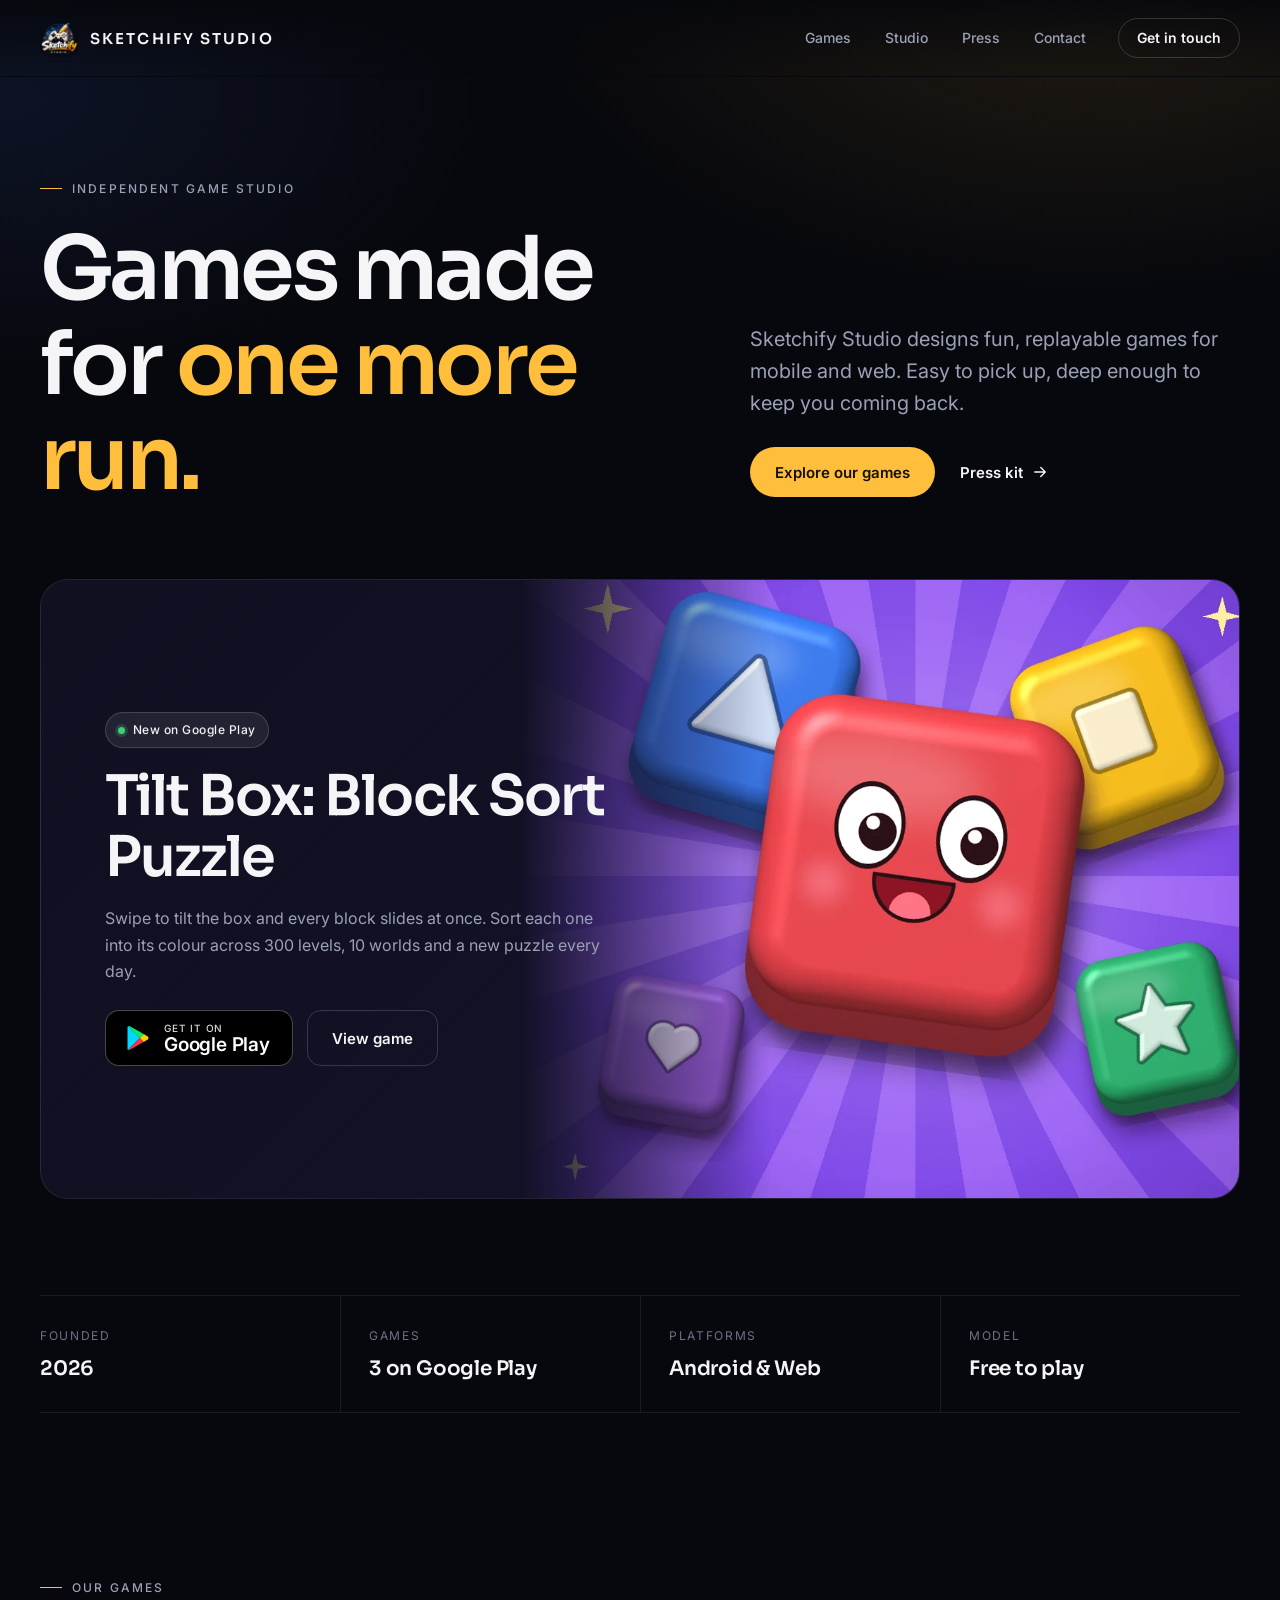
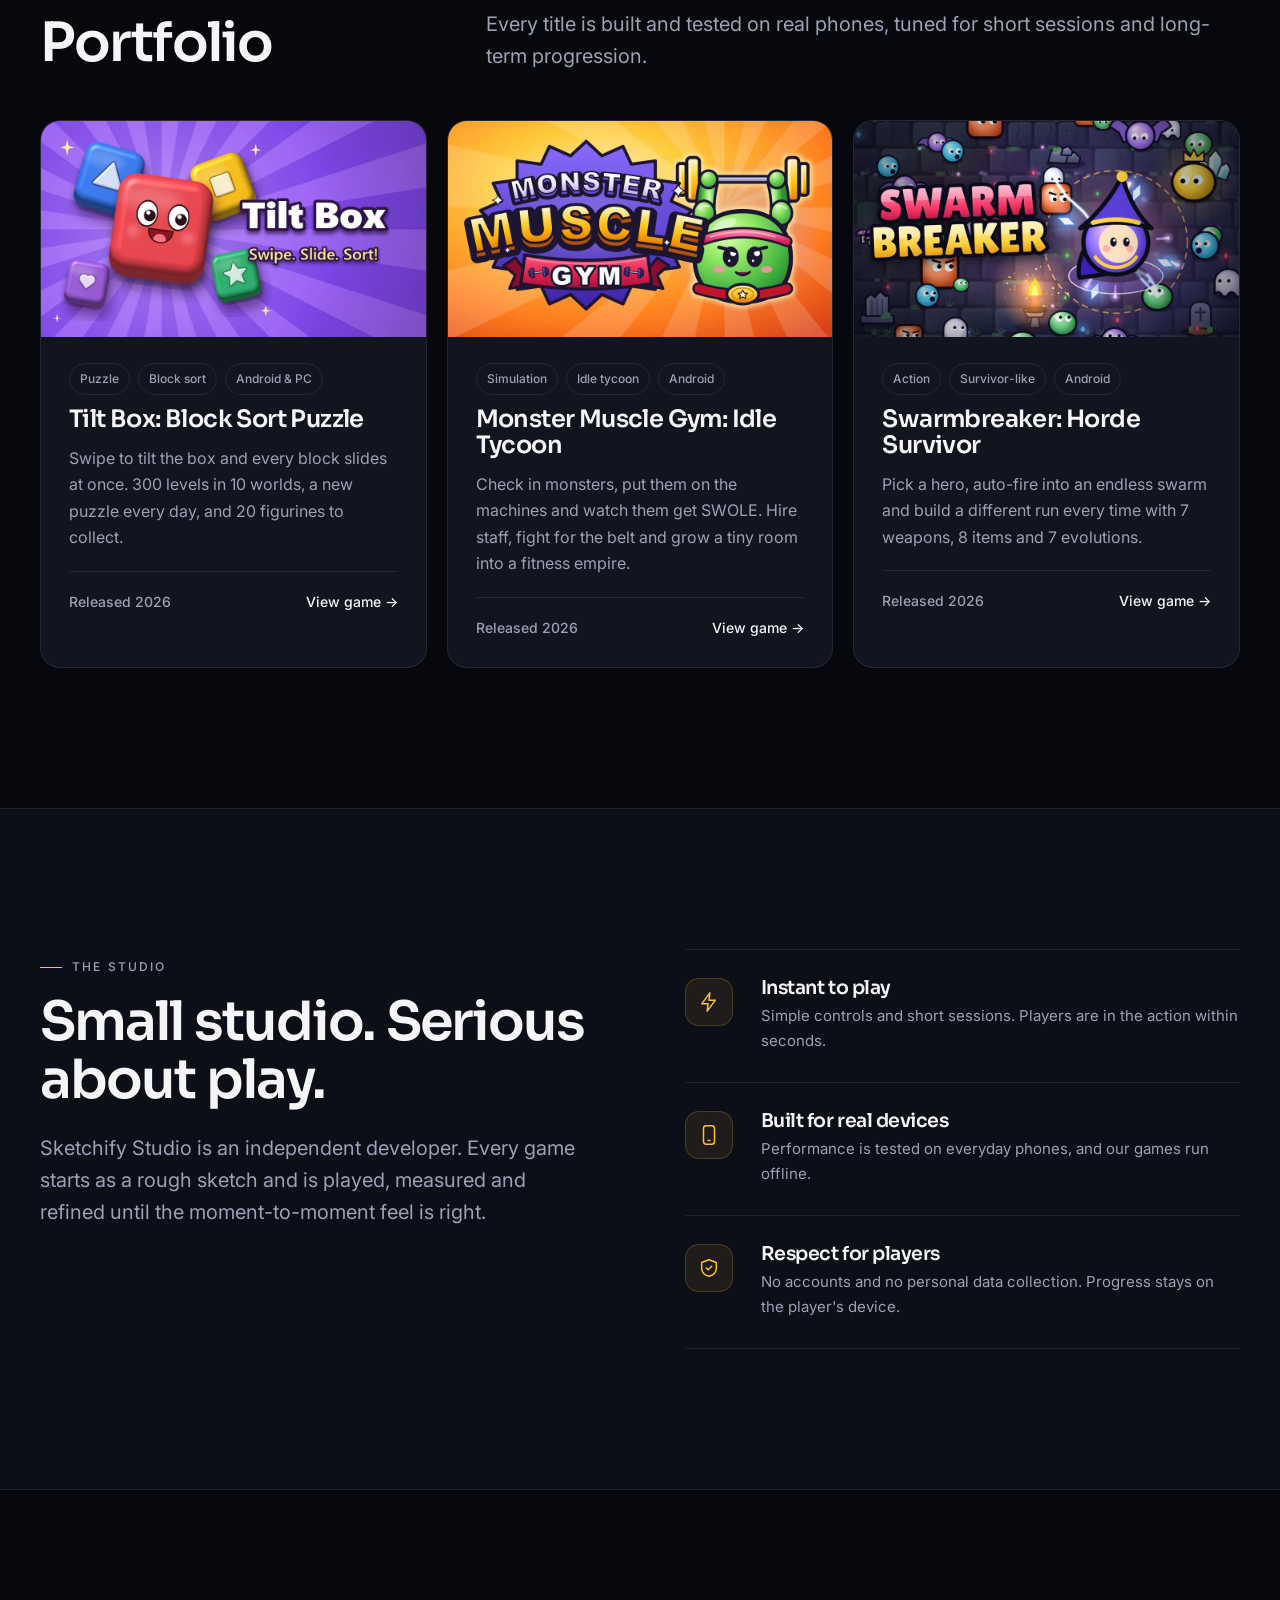
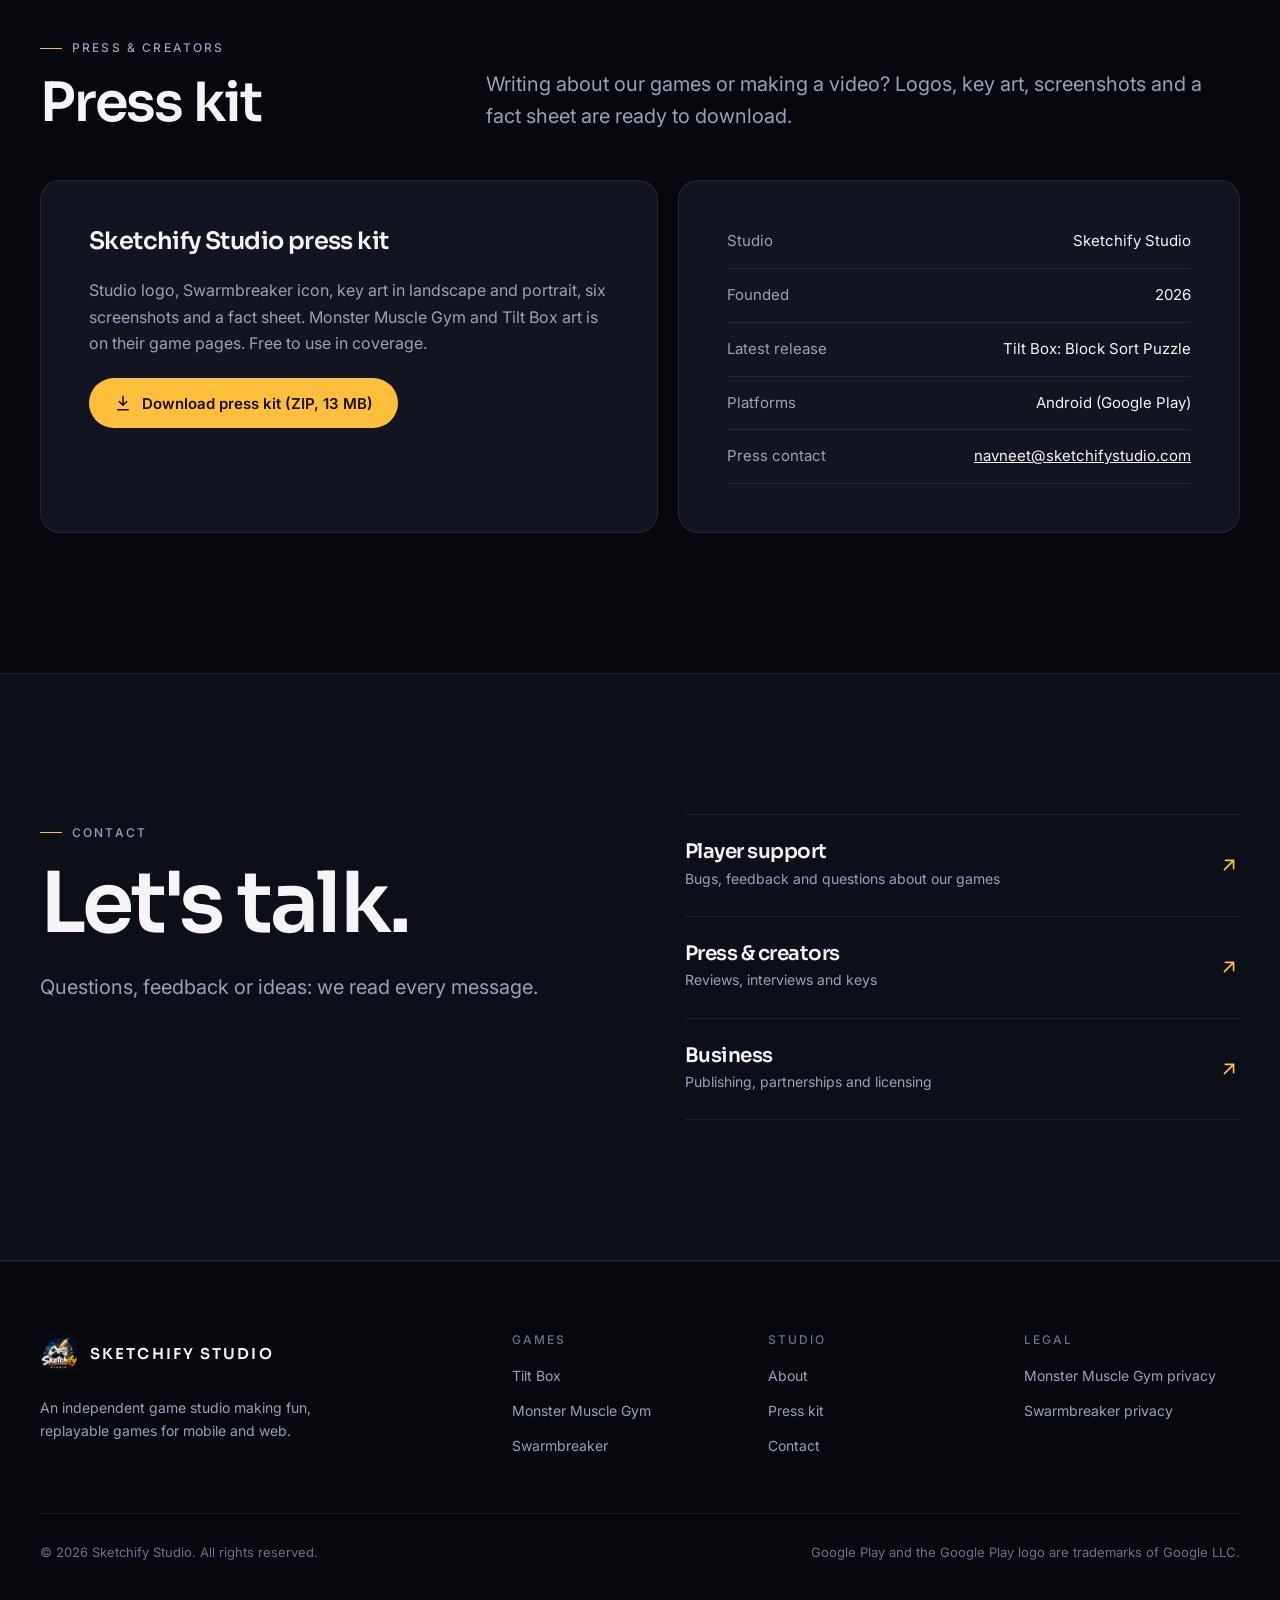
<file: index.html>
<!doctype html>
<html lang="en">
<head>
<meta charset="utf-8">
<meta name="viewport" content="width=device-width,initial-scale=1">
<title>Sketchify Studio · Independent Game Studio</title>
<meta name="description" content="Sketchify Studio is an independent game studio making fun, replayable games for mobile and web. Play Tilt Box, Monster Muscle Gym and Swarmbreaker, out now on Google Play.">
<meta name="theme-color" content="#07080d">
<meta name="color-scheme" content="dark">
<link rel="canonical" href="https://sketchifystudio.com/">
<meta property="og:url" content="https://sketchifystudio.com/">
<link rel="icon" href="favicon.png" type="image/png">
<link rel="apple-touch-icon" href="apple-touch-icon.png">

<meta property="og:type" content="website">
<meta property="og:site_name" content="Sketchify Studio">
<meta property="og:title" content="Sketchify Studio · Independent Game Studio">
<meta property="og:description" content="Fun, replayable games for mobile and web. Tilt Box, Monster Muscle Gym and Swarmbreaker are out now on Google Play.">
<meta property="og:image" content="https://sketchifystudio.com/assets/img/og-image.jpg">
<meta name="twitter:card" content="summary_large_image">

<link rel="preconnect" href="https://fonts.googleapis.com">
<link rel="preconnect" href="https://fonts.gstatic.com" crossorigin>
<link href="https://fonts.googleapis.com/css2?family=Inter:wght@400;500;600&family=Sora:wght@500;600;700&display=swap" rel="stylesheet">
<link rel="stylesheet" href="assets/site.css">

<script type="application/ld+json">
{
  "@context": "https://schema.org",
  "@type": "Organization",
  "name": "Sketchify Studio",
  "foundingDate": "2026",
  "url": "https://sketchifystudio.com/",
  "logo": "https://sketchifystudio.com/assets/img/sketchify-logo.webp",
  "email": "navneet@sketchifystudio.com"
}
</script>
</head>
<body>
<a class="skip" href="#main">Skip to content</a>

<header class="header">
  <div class="wrap header__inner">
    <a class="brand" href="./" aria-label="Sketchify Studio, home">
      <img src="assets/img/sketchify-logo.webp" alt="" width="38" height="38">
      <span>Sketchify Studio</span>
    </a>
    <nav class="nav" id="nav" aria-label="Main">
      <a href="#games">Games</a>
      <a href="#studio">Studio</a>
      <a href="#press">Press</a>
      <a href="#contact">Contact</a>
    </nav>
    <a class="btn btn--outline btn--sm" href="#contact">Get in touch</a>
    <button class="menu-btn" aria-label="Open menu" aria-controls="nav" aria-expanded="false">
      <svg viewBox="0 0 24 24" fill="none" stroke="currentColor" stroke-width="1.8" stroke-linecap="round"><path d="M4 7h16M4 12h16M4 17h16"/></svg>
    </button>
  </div>
</header>

<main id="main">

  <!-- Hero -->
  <section class="hero">
    <div class="wrap">
      <div class="hero__grid">
        <div>
          <p class="label">Independent game studio</p>
          <h1>Games made for <span class="accent">one more run.</span></h1>
        </div>
        <div class="hero__side">
          <p class="lead">Sketchify Studio designs fun, replayable games for mobile and web. Easy to pick up, deep enough to keep you coming back.</p>
          <div class="hero__actions">
            <a class="btn btn--primary" href="#games">Explore our games</a>
            <a class="btn btn--text" href="#press">Press kit
              <svg viewBox="0 0 24 24" fill="none" stroke="currentColor" stroke-width="1.8" stroke-linecap="round" stroke-linejoin="round"><path d="M5 12h14M13 6l6 6-6 6"/></svg>
            </a>
          </div>
        </div>
      </div>

      <div class="feature reveal">
        <img class="feature__art" src="assets/img/tilt-box-hero-art.webp" alt="" width="1020" height="1080">
        <div class="feature__body">
          <span class="pill"><i></i>New on Google Play</span>
          <h2>Tilt Box: Block Sort Puzzle</h2>
          <p class="muted">Swipe to tilt the box and every block slides at once. Sort each one into its colour across 300 levels, 10 worlds and a new puzzle every day.</p>
          <div class="feature__actions">
            <a class="store" href="https://play.google.com/store/apps/details?id=com.navneet.tiltbox" target="_blank" rel="noopener">
              <svg viewBox="0 0 24 24" aria-hidden="true"><path fill="#00d7fe" d="M3.6 1.8 13.4 12 3.6 22.2c-.4-.2-.6-.6-.6-1.1V2.9c0-.5.2-.9.6-1.1Z"/><path fill="#ffce00" d="m16.8 8.6 3.3 1.9c1.2.7 1.2 2.3 0 3l-3.3 1.9L13.4 12l3.4-3.4Z"/><path fill="#00f076" d="M3.6 1.8c.4-.2.9-.2 1.4.1l11.8 6.7-3.4 3.4L3.6 1.8Z"/><path fill="#f63448" d="m13.4 12 3.4 3.4L5 22.1c-.5.3-1 .3-1.4.1L13.4 12Z"/></svg>
              <span><small>Get it on</small>Google Play</span>
            </a>
            <a class="btn btn--outline" style="height:56px;border-radius:14px" href="tilt-box/">View game</a>
          </div>
        </div>
      </div>

      <dl class="facts reveal">
        <div><dt>Founded</dt><dd>2026</dd></div>
        <div><dt>Games</dt><dd>3 on Google Play</dd></div>
        <div><dt>Platforms</dt><dd>Android &amp; Web</dd></div>
        <div><dt>Model</dt><dd>Free to play</dd></div>
      </dl>
    </div>
  </section>

  <!-- Games -->
  <section class="section" id="games">
    <div class="wrap">
      <div class="section__head reveal">
        <div>
          <p class="label">Our games</p>
          <h2>Portfolio</h2>
        </div>
        <p class="lead">Every title is built and tested on real phones, tuned for short sessions and long-term progression.</p>
      </div>

      <div class="games games--3">
        <a class="card reveal" href="tilt-box/">
          <div class="card__media"><img src="assets/img/tilt-box-keyart-960.webp" alt="Tilt Box key art: a smiling red block with blue, yellow and green blocks" loading="lazy" width="960" height="540"></div>
          <div class="card__body">
            <div class="card__meta"><span class="chip">Puzzle</span><span class="chip">Block sort</span><span class="chip">Android &amp; PC</span></div>
            <h3>Tilt Box: Block Sort Puzzle</h3>
            <p class="muted">Swipe to tilt the box and every block slides at once. 300 levels in 10 worlds, a new puzzle every day, and 20 figurines to collect.</p>
            <div class="card__foot"><span class="muted">Released 2026</span><span>View game →</span></div>
          </div>
        </a>

        <a class="card reveal" href="monster-gym/">
          <div class="card__media"><img src="assets/img/monster-gym-keyart-960.webp" alt="Monster Muscle Gym key art: a green monster lifting a golden barbell" loading="lazy" width="960" height="540"></div>
          <div class="card__body">
            <div class="card__meta"><span class="chip">Simulation</span><span class="chip">Idle tycoon</span><span class="chip">Android</span></div>
            <h3>Monster Muscle Gym: Idle Tycoon</h3>
            <p class="muted">Check in monsters, put them on the machines and watch them get SWOLE. Hire staff, fight for the belt and grow a tiny room into a fitness empire.</p>
            <div class="card__foot"><span class="muted">Released 2026</span><span>View game →</span></div>
          </div>
        </a>

        <a class="card reveal" href="swarmbreaker/">
          <div class="card__media"><img src="assets/img/swarmbreaker-keyart-960.webp" alt="Swarmbreaker key art: a young wizard surrounded by monsters" loading="lazy" width="960" height="540"></div>
          <div class="card__body">
            <div class="card__meta"><span class="chip">Action</span><span class="chip">Survivor-like</span><span class="chip">Android</span></div>
            <h3>Swarmbreaker: Horde Survivor</h3>
            <p class="muted">Pick a hero, auto-fire into an endless swarm and build a different run every time with 7 weapons, 8 items and 7 evolutions.</p>
            <div class="card__foot"><span class="muted">Released 2026</span><span>View game →</span></div>
          </div>
        </a>
      </div>
    </div>
  </section>

  <!-- Studio -->
  <section class="section section--alt" id="studio">
    <div class="wrap split">
      <div class="reveal">
        <p class="label">The studio</p>
        <h2>Small studio. Serious about play.</h2>
        <p class="lead" style="margin-top:22px">Sketchify Studio is an independent developer. Every game starts as a rough sketch and is played, measured and refined until the moment-to-moment feel is right.</p>
      </div>
      <ul class="principles reveal">
        <li>
          <span class="icon-box"><svg viewBox="0 0 24 24" fill="none" stroke="currentColor" stroke-width="1.6" stroke-linecap="round" stroke-linejoin="round"><path d="M13 2 4 14h7l-1 8 9-12h-7Z"/></svg></span>
          <div><h3>Instant to play</h3><p>Simple controls and short sessions. Players are in the action within seconds.</p></div>
        </li>
        <li>
          <span class="icon-box"><svg viewBox="0 0 24 24" fill="none" stroke="currentColor" stroke-width="1.6" stroke-linecap="round" stroke-linejoin="round"><rect x="6" y="2" width="12" height="20" rx="3"/><path d="M11 18h2"/></svg></span>
          <div><h3>Built for real devices</h3><p>Performance is tested on everyday phones, and our games run offline.</p></div>
        </li>
        <li>
          <span class="icon-box"><svg viewBox="0 0 24 24" fill="none" stroke="currentColor" stroke-width="1.6" stroke-linecap="round" stroke-linejoin="round"><path d="M12 3 4 6v6c0 5 3.5 8 8 9 4.5-1 8-4 8-9V6Z"/><path d="m9 12 2 2 4-4"/></svg></span>
          <div><h3>Respect for players</h3><p>No accounts and no personal data collection. Progress stays on the player's device.</p></div>
        </li>
      </ul>
    </div>
  </section>

  <!-- Press -->
  <section class="section" id="press">
    <div class="wrap">
      <div class="section__head reveal">
        <div>
          <p class="label">Press &amp; creators</p>
          <h2>Press kit</h2>
        </div>
        <p class="lead">Writing about our games or making a video? Logos, key art, screenshots and a fact sheet are ready to download.</p>
      </div>
      <div class="press">
        <div class="press__panel reveal">
          <h3>Sketchify Studio press kit</h3>
          <p class="muted">Studio logo, Swarmbreaker icon, key art in landscape and portrait, six screenshots and a fact sheet. Monster Muscle Gym and Tilt Box art is on their game pages. Free to use in coverage.</p>
          <div><a class="btn btn--primary" href="press/sketchify-studio-press-kit.zip" download>
            <svg viewBox="0 0 24 24" fill="none" stroke="currentColor" stroke-width="2" stroke-linecap="round" stroke-linejoin="round"><path d="M12 3v12M7 10l5 5 5-5M5 21h14"/></svg>
            Download press kit (ZIP, 13 MB)</a></div>
        </div>
        <div class="press__panel reveal">
          <ul class="press__list">
            <li><span>Studio</span><span>Sketchify Studio</span></li>
            <li><span>Founded</span><span>2026</span></li>
            <li><span>Latest release</span><span>Tilt Box: Block Sort Puzzle</span></li>
            <li><span>Platforms</span><span>Android (Google Play)</span></li>
            <li><span>Press contact</span><span><a href="mailto:navneet@sketchifystudio.com?subject=Press%20enquiry">navneet@sketchifystudio.com</a></span></li>
          </ul>
        </div>
      </div>
    </div>
  </section>

  <!-- Contact -->
  <section class="section section--alt" id="contact">
    <div class="wrap contact">
      <div class="reveal">
        <p class="label">Contact</p>
        <h2>Let's talk.</h2>
        <p class="lead" style="margin-top:22px">Questions, feedback or ideas: we read every message.</p>
      </div>
      <div class="contact__rows reveal">
        <a class="contact__row" href="mailto:navneet@sketchifystudio.com?subject=Player%20support">
          <div><h3>Player support</h3><p>Bugs, feedback and questions about our games</p></div>
          <svg viewBox="0 0 24 24" fill="none" stroke="currentColor" stroke-width="1.8" stroke-linecap="round" stroke-linejoin="round"><path d="M7 17 17 7M8 7h9v9"/></svg>
        </a>
        <a class="contact__row" href="mailto:navneet@sketchifystudio.com?subject=Press%20enquiry">
          <div><h3>Press &amp; creators</h3><p>Reviews, interviews and keys</p></div>
          <svg viewBox="0 0 24 24" fill="none" stroke="currentColor" stroke-width="1.8" stroke-linecap="round" stroke-linejoin="round"><path d="M7 17 17 7M8 7h9v9"/></svg>
        </a>
        <a class="contact__row" href="mailto:navneet@sketchifystudio.com?subject=Business%20enquiry">
          <div><h3>Business</h3><p>Publishing, partnerships and licensing</p></div>
          <svg viewBox="0 0 24 24" fill="none" stroke="currentColor" stroke-width="1.8" stroke-linecap="round" stroke-linejoin="round"><path d="M7 17 17 7M8 7h9v9"/></svg>
        </a>
      </div>
    </div>
  </section>

</main>

<footer class="footer">
  <div class="wrap">
    <div class="footer__top">
      <div>
        <a class="brand" href="./"><img src="assets/img/sketchify-logo.webp" alt="" width="38" height="38"><span>Sketchify Studio</span></a>
        <p>An independent game studio making fun, replayable games for mobile and web.</p>
      </div>
      <div><h4>Games</h4><ul><li><a href="tilt-box/">Tilt Box</a></li><li><a href="monster-gym/">Monster Muscle Gym</a></li><li><a href="swarmbreaker/">Swarmbreaker</a></li></ul></div>
      <div><h4>Studio</h4><ul><li><a href="#studio">About</a></li><li><a href="#press">Press kit</a></li><li><a href="#contact">Contact</a></li></ul></div>
      <div><h4>Legal</h4><ul><li><a href="monster-gym/privacy.html">Monster Muscle Gym privacy</a></li><li><a href="swarmbreaker/privacy.html">Swarmbreaker privacy</a></li></ul></div>
    </div>
    <div class="footer__bottom">
      <span>© <span data-year>2026</span> Sketchify Studio. All rights reserved.</span>
      <span>Google Play and the Google Play logo are trademarks of Google LLC.</span>
    </div>
  </div>
</footer>

<script src="assets/site.js"></script>
</body>
</html>
</file>
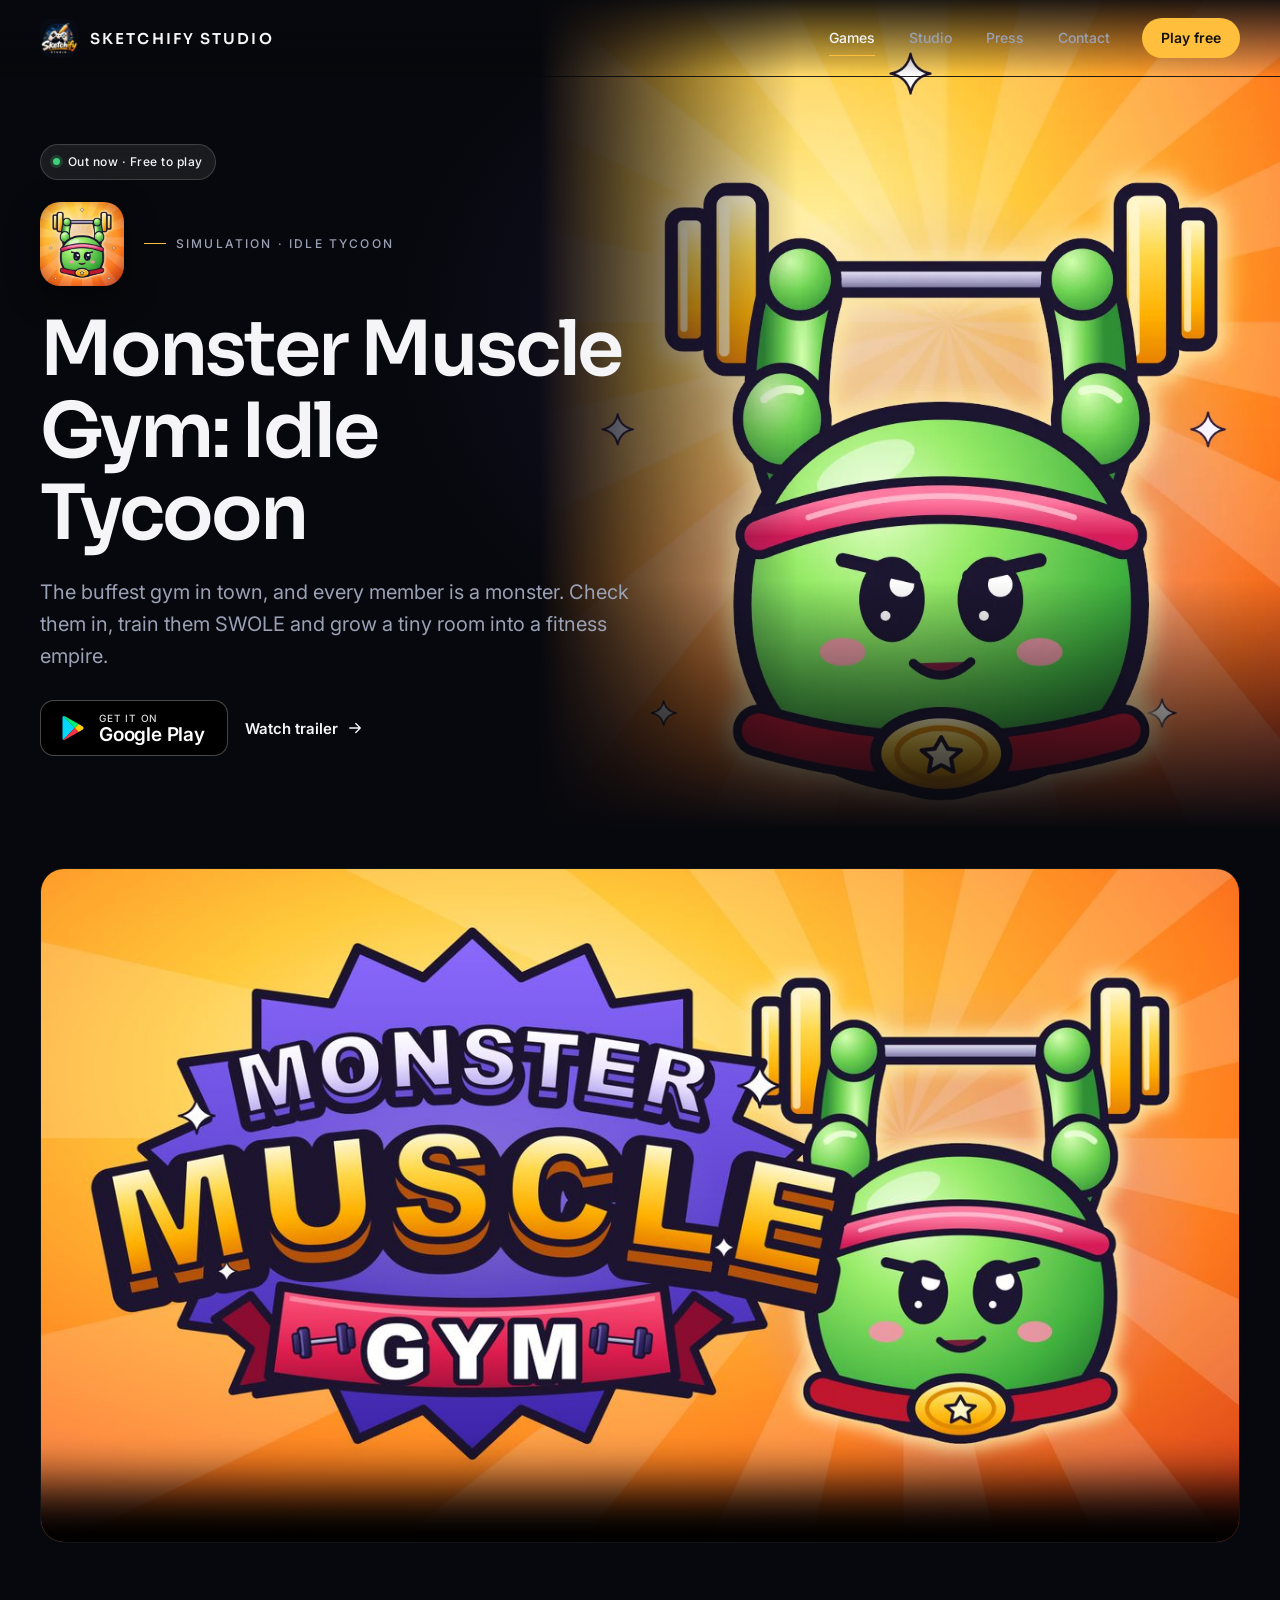
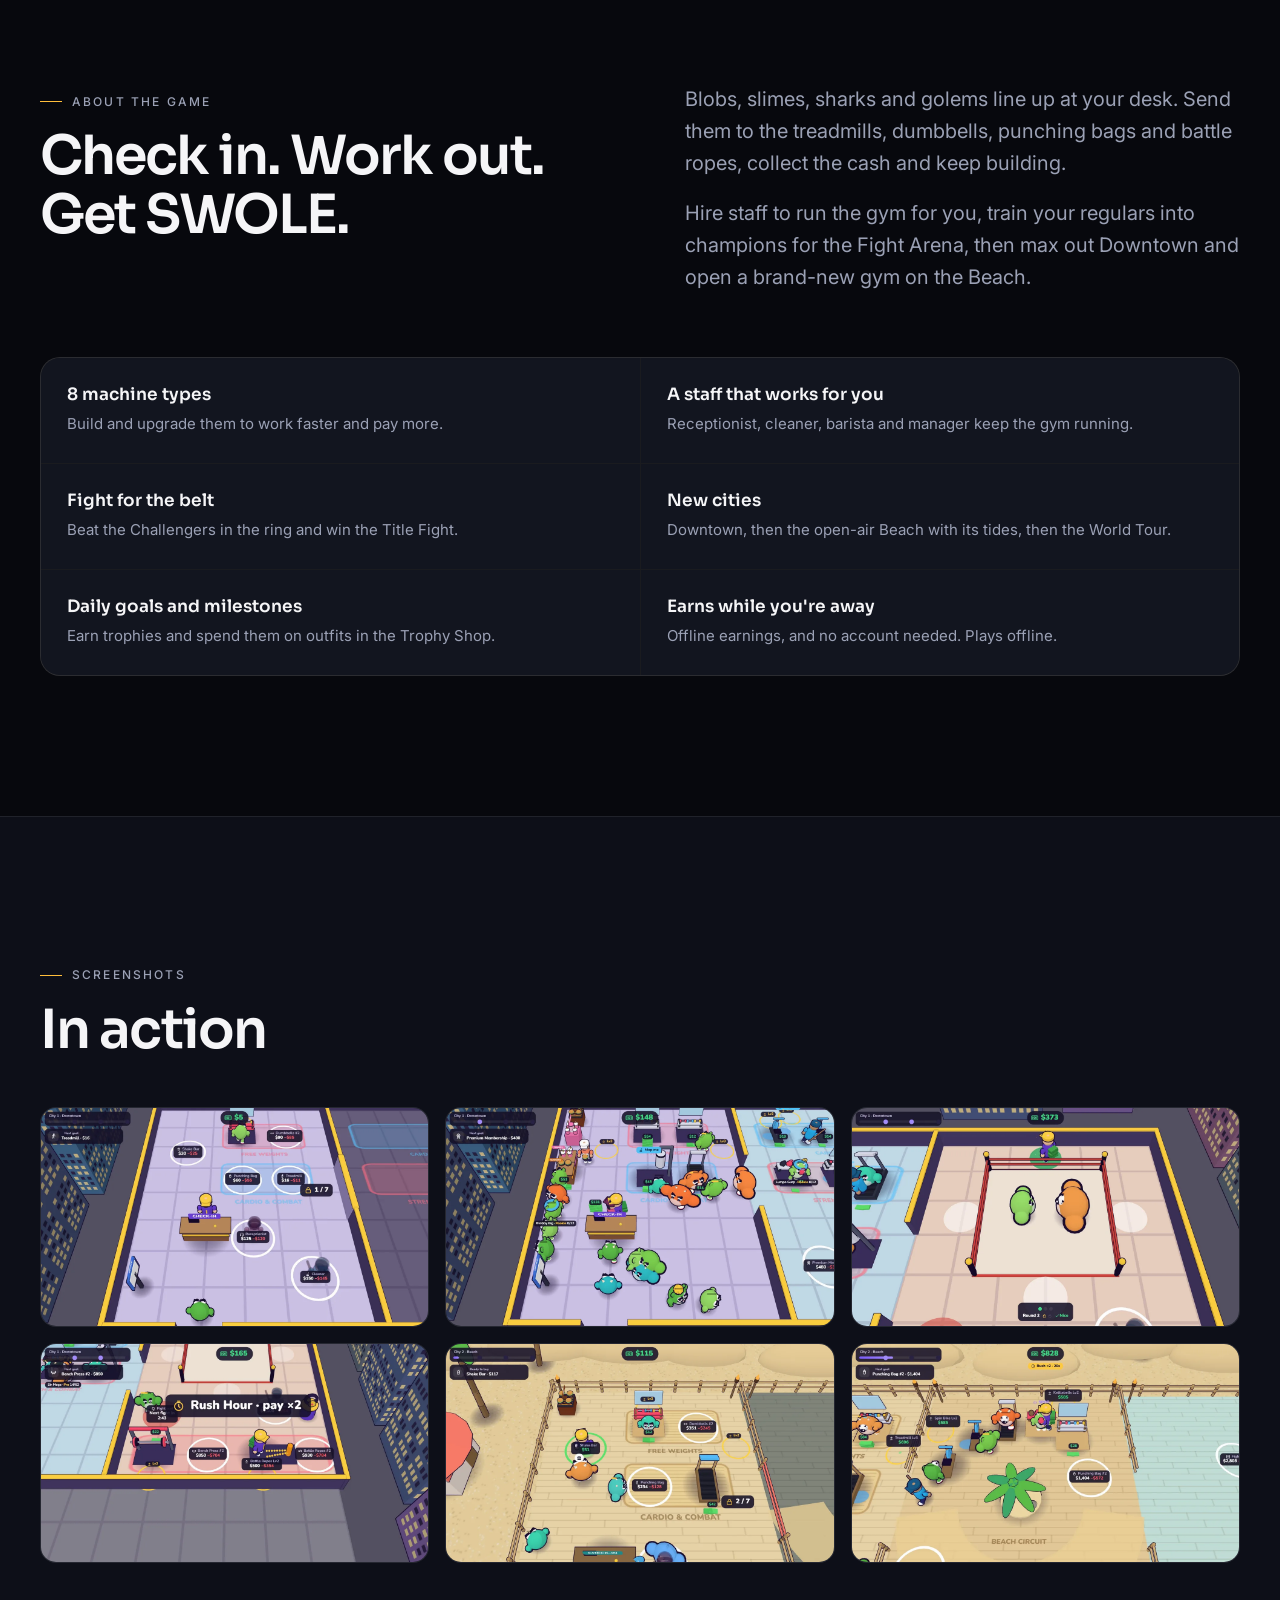
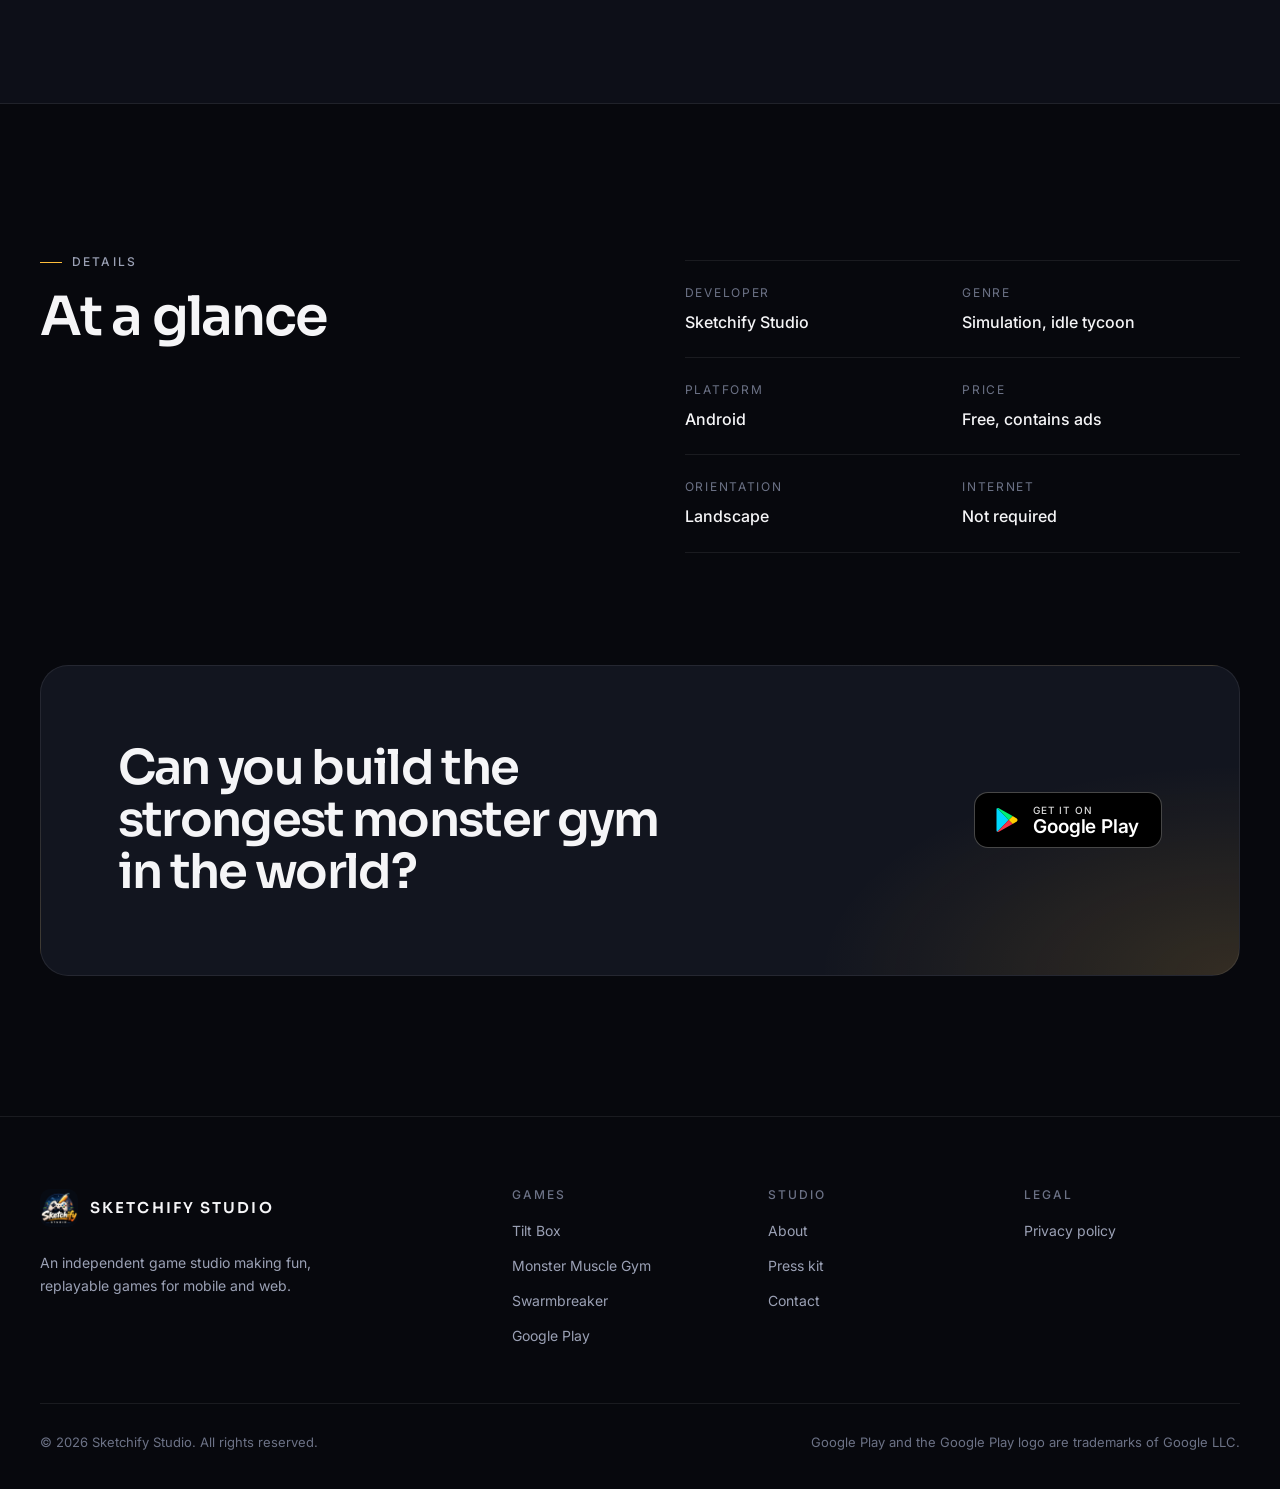
<file: monster-gym/index.html>
<!doctype html>
<html lang="en">
<head>
<meta charset="utf-8">
<meta name="viewport" content="width=device-width,initial-scale=1">
<title>Monster Muscle Gym: Idle Tycoon · Sketchify Studio</title>
<meta name="description" content="Build a gym for monsters, train them SWOLE and win the championship belt. Monster Muscle Gym: Idle Tycoon is free on Google Play.">
<meta name="theme-color" content="#07080d">
<meta name="color-scheme" content="dark">
<link rel="canonical" href="https://sketchifystudio.com/monster-gym/">
<meta property="og:url" content="https://sketchifystudio.com/monster-gym/">
<link rel="icon" href="../favicon.png" type="image/png">
<link rel="apple-touch-icon" href="../apple-touch-icon.png">

<meta property="og:type" content="website">
<meta property="og:site_name" content="Sketchify Studio">
<meta property="og:title" content="Monster Muscle Gym: Idle Tycoon">
<meta property="og:description" content="Build a gym for monsters, train them SWOLE and win the championship belt. Free on Google Play.">
<meta property="og:image" content="https://sketchifystudio.com/assets/img/monster-gym-og.jpg">
<meta name="twitter:card" content="summary_large_image">

<link rel="preconnect" href="https://fonts.googleapis.com">
<link rel="preconnect" href="https://fonts.gstatic.com" crossorigin>
<link href="https://fonts.googleapis.com/css2?family=Inter:wght@400;500;600&family=Sora:wght@500;600;700&display=swap" rel="stylesheet">
<link rel="stylesheet" href="../assets/site.css">

<script type="application/ld+json">
{
  "@context": "https://schema.org",
  "@type": "MobileApplication",
  "name": "Monster Muscle Gym: Idle Tycoon",
  "operatingSystem": "Android",
  "applicationCategory": "GameApplication",
  "genre": "Simulation",
  "offers": { "@type": "Offer", "price": "0", "priceCurrency": "USD" },
  "installUrl": "https://play.google.com/store/apps/details?id=com.navneet.monstergym",
  "author": { "@type": "Organization", "name": "Sketchify Studio" }
}
</script>
</head>
<body>
<a class="skip" href="#main">Skip to content</a>

<header class="header">
  <div class="wrap header__inner">
    <a class="brand" href="../" aria-label="Sketchify Studio, home">
      <img src="../assets/img/sketchify-logo.webp" alt="" width="38" height="38">
      <span>Sketchify Studio</span>
    </a>
    <nav class="nav" id="nav" aria-label="Main">
      <a href="../#games" aria-current="page">Games</a>
      <a href="../#studio">Studio</a>
      <a href="../#press">Press</a>
      <a href="../#contact">Contact</a>
    </nav>
    <a class="btn btn--primary btn--sm" href="https://play.google.com/store/apps/details?id=com.navneet.monstergym" target="_blank" rel="noopener">Play free</a>
    <button class="menu-btn" aria-label="Open menu" aria-controls="nav" aria-expanded="false">
      <svg viewBox="0 0 24 24" fill="none" stroke="currentColor" stroke-width="1.8" stroke-linecap="round"><path d="M4 7h16M4 12h16M4 17h16"/></svg>
    </button>
  </div>
</header>

<main id="main">

  <section class="game-hero">
    <img class="game-hero__art" src="../assets/img/monster-gym-hero-art.webp" alt="" width="1020" height="1080">
    <div class="wrap">
      <div class="game-hero__body">
        <span class="pill"><i></i>Out now · Free to play</span>
        <div class="game-hero__title">
          <img src="../assets/img/monster-gym-icon.webp" alt="Monster Muscle Gym app icon" width="84" height="84">
          <p class="label">Simulation · Idle tycoon</p>
        </div>
        <h1>Monster Muscle Gym: Idle Tycoon</h1>
        <p class="lead">The buffest gym in town, and every member is a monster. Check them in, train them SWOLE and grow a tiny room into a fitness empire.</p>
        <div class="game-hero__actions">
          <a class="store" href="https://play.google.com/store/apps/details?id=com.navneet.monstergym" target="_blank" rel="noopener">
            <svg viewBox="0 0 24 24" aria-hidden="true"><path fill="#00d7fe" d="M3.6 1.8 13.4 12 3.6 22.2c-.4-.2-.6-.6-.6-1.1V2.9c0-.5.2-.9.6-1.1Z"/><path fill="#ffce00" d="m16.8 8.6 3.3 1.9c1.2.7 1.2 2.3 0 3l-3.3 1.9L13.4 12l3.4-3.4Z"/><path fill="#00f076" d="M3.6 1.8c.4-.2.9-.2 1.4.1l11.8 6.7-3.4 3.4L3.6 1.8Z"/><path fill="#f63448" d="m13.4 12 3.4 3.4L5 22.1c-.5.3-1 .3-1.4.1L13.4 12Z"/></svg>
            <span><small>Get it on</small>Google Play</span>
          </a>
          <a class="btn btn--text" href="#trailer">Watch trailer
            <svg viewBox="0 0 24 24" fill="none" stroke="currentColor" stroke-width="1.8" stroke-linecap="round" stroke-linejoin="round"><path d="M5 12h14M13 6l6 6-6 6"/></svg>
          </a>
        </div>
      </div>
    </div>
  </section>

  <!-- Trailer -->
  <section class="section" id="trailer" style="padding-top:40px">
    <div class="wrap">
      <div class="trailer reveal">
        <video controls preload="none" playsinline poster="../assets/video/monster-gym-trailer-poster.jpg" aria-label="Monster Muscle Gym official trailer">
          <source src="../assets/video/monster-gym-trailer.mp4" type="video/mp4">
        </video>
      </div>
    </div>
  </section>

  <!-- About -->
  <section class="section" style="padding-top:0">
    <div class="wrap split">
      <div class="reveal">
        <p class="label">About the game</p>
        <h2>Check in. Work out. Get SWOLE.</h2>
      </div>
      <div class="reveal" style="display:grid;gap:18px">
        <p class="lead">Blobs, slimes, sharks and golems line up at your desk. Send them to the treadmills, dumbbells, punching bags and battle ropes, collect the cash and keep building.</p>
        <p class="lead">Hire staff to run the gym for you, train your regulars into champions for the Fight Arena, then max out Downtown and open a brand-new gym on the Beach.</p>
      </div>
    </div>

    <div class="wrap" style="margin-top:64px">
      <ul class="feature-list reveal">
        <li><b>8 machine types</b><span>Build and upgrade them to work faster and pay more.</span></li>
        <li><b>A staff that works for you</b><span>Receptionist, cleaner, barista and manager keep the gym running.</span></li>
        <li><b>Fight for the belt</b><span>Beat the Challengers in the ring and win the Title Fight.</span></li>
        <li><b>New cities</b><span>Downtown, then the open-air Beach with its tides, then the World Tour.</span></li>
        <li><b>Daily goals and milestones</b><span>Earn trophies and spend them on outfits in the Trophy Shop.</span></li>
        <li><b>Earns while you're away</b><span>Offline earnings, and no account needed. Plays offline.</span></li>
      </ul>
    </div>
  </section>

  <!-- Screenshots -->
  <section class="section section--alt">
    <div class="wrap">
      <div class="section__head reveal">
        <div><p class="label">Screenshots</p><h2>In action</h2></div>
      </div>
      <div class="gallery reveal">
        <button class="shot" data-full="../assets/img/mg-shot-downtown-opening.webp"><img src="../assets/img/mg-shot-downtown-opening.webp" alt="A brand-new monster gym in Downtown" loading="lazy" width="1280" height="720"></button>
        <button class="shot" data-full="../assets/img/mg-shot-busy-gym.webp"><img src="../assets/img/mg-shot-busy-gym.webp" alt="A busy gym full of monsters and staff" loading="lazy" width="1280" height="720"></button>
        <button class="shot" data-full="../assets/img/mg-shot-fight-ring.webp"><img src="../assets/img/mg-shot-fight-ring.webp" alt="A Challenger fight in the ring" loading="lazy" width="1280" height="720"></button>
        <button class="shot" data-full="../assets/img/mg-shot-rush-hour.webp"><img src="../assets/img/mg-shot-rush-hour.webp" alt="Rush Hour doubles the pay" loading="lazy" width="1280" height="720"></button>
        <button class="shot" data-full="../assets/img/mg-shot-beach-arrival.webp"><img src="../assets/img/mg-shot-beach-arrival.webp" alt="Opening the new gym on the Beach" loading="lazy" width="1280" height="720"></button>
        <button class="shot" data-full="../assets/img/mg-shot-beach-circuit.webp"><img src="../assets/img/mg-shot-beach-circuit.webp" alt="The Beach circuit around the palm island" loading="lazy" width="1280" height="720"></button>
      </div>
    </div>
  </section>

  <!-- Details -->
  <section class="section">
    <div class="wrap split">
      <div class="reveal">
        <p class="label">Details</p>
        <h2>At a glance</h2>
      </div>
      <dl class="specs reveal" style="grid-template-columns:1fr 1fr">
        <div><dt>Developer</dt><dd>Sketchify Studio</dd></div>
        <div><dt>Genre</dt><dd>Simulation, idle tycoon</dd></div>
        <div><dt>Platform</dt><dd>Android</dd></div>
        <div><dt>Price</dt><dd>Free, contains ads</dd></div>
        <div><dt>Orientation</dt><dd>Landscape</dd></div>
        <div><dt>Internet</dt><dd>Not required</dd></div>
      </dl>
    </div>

    <div class="wrap" style="margin-top:96px">
      <div class="cta-band reveal">
        <h2>Can you build the strongest monster gym in the world?</h2>
        <a class="store" href="https://play.google.com/store/apps/details?id=com.navneet.monstergym" target="_blank" rel="noopener">
          <svg viewBox="0 0 24 24" aria-hidden="true"><path fill="#00d7fe" d="M3.6 1.8 13.4 12 3.6 22.2c-.4-.2-.6-.6-.6-1.1V2.9c0-.5.2-.9.6-1.1Z"/><path fill="#ffce00" d="m16.8 8.6 3.3 1.9c1.2.7 1.2 2.3 0 3l-3.3 1.9L13.4 12l3.4-3.4Z"/><path fill="#00f076" d="M3.6 1.8c.4-.2.9-.2 1.4.1l11.8 6.7-3.4 3.4L3.6 1.8Z"/><path fill="#f63448" d="m13.4 12 3.4 3.4L5 22.1c-.5.3-1 .3-1.4.1L13.4 12Z"/></svg>
          <span><small>Get it on</small>Google Play</span>
        </a>
      </div>
    </div>
  </section>

</main>

<footer class="footer">
  <div class="wrap">
    <div class="footer__top">
      <div>
        <a class="brand" href="../"><img src="../assets/img/sketchify-logo.webp" alt="" width="38" height="38"><span>Sketchify Studio</span></a>
        <p>An independent game studio making fun, replayable games for mobile and web.</p>
      </div>
      <div><h4>Games</h4><ul><li><a href="../tilt-box/">Tilt Box</a></li><li><a href="./">Monster Muscle Gym</a></li><li><a href="../swarmbreaker/">Swarmbreaker</a></li><li><a href="https://play.google.com/store/apps/details?id=com.navneet.monstergym" target="_blank" rel="noopener">Google Play</a></li></ul></div>
      <div><h4>Studio</h4><ul><li><a href="../#studio">About</a></li><li><a href="../#press">Press kit</a></li><li><a href="../#contact">Contact</a></li></ul></div>
      <div><h4>Legal</h4><ul><li><a href="privacy.html">Privacy policy</a></li></ul></div>
    </div>
    <div class="footer__bottom">
      <span>© <span data-year>2026</span> Sketchify Studio. All rights reserved.</span>
      <span>Google Play and the Google Play logo are trademarks of Google LLC.</span>
    </div>
  </div>
</footer>

<dialog class="lightbox" id="lightbox" aria-label="Screenshot">
  <button class="lightbox__close" aria-label="Close">×</button>
  <img alt="">
</dialog>

<script src="../assets/site.js"></script>
</body>
</html>
</file>
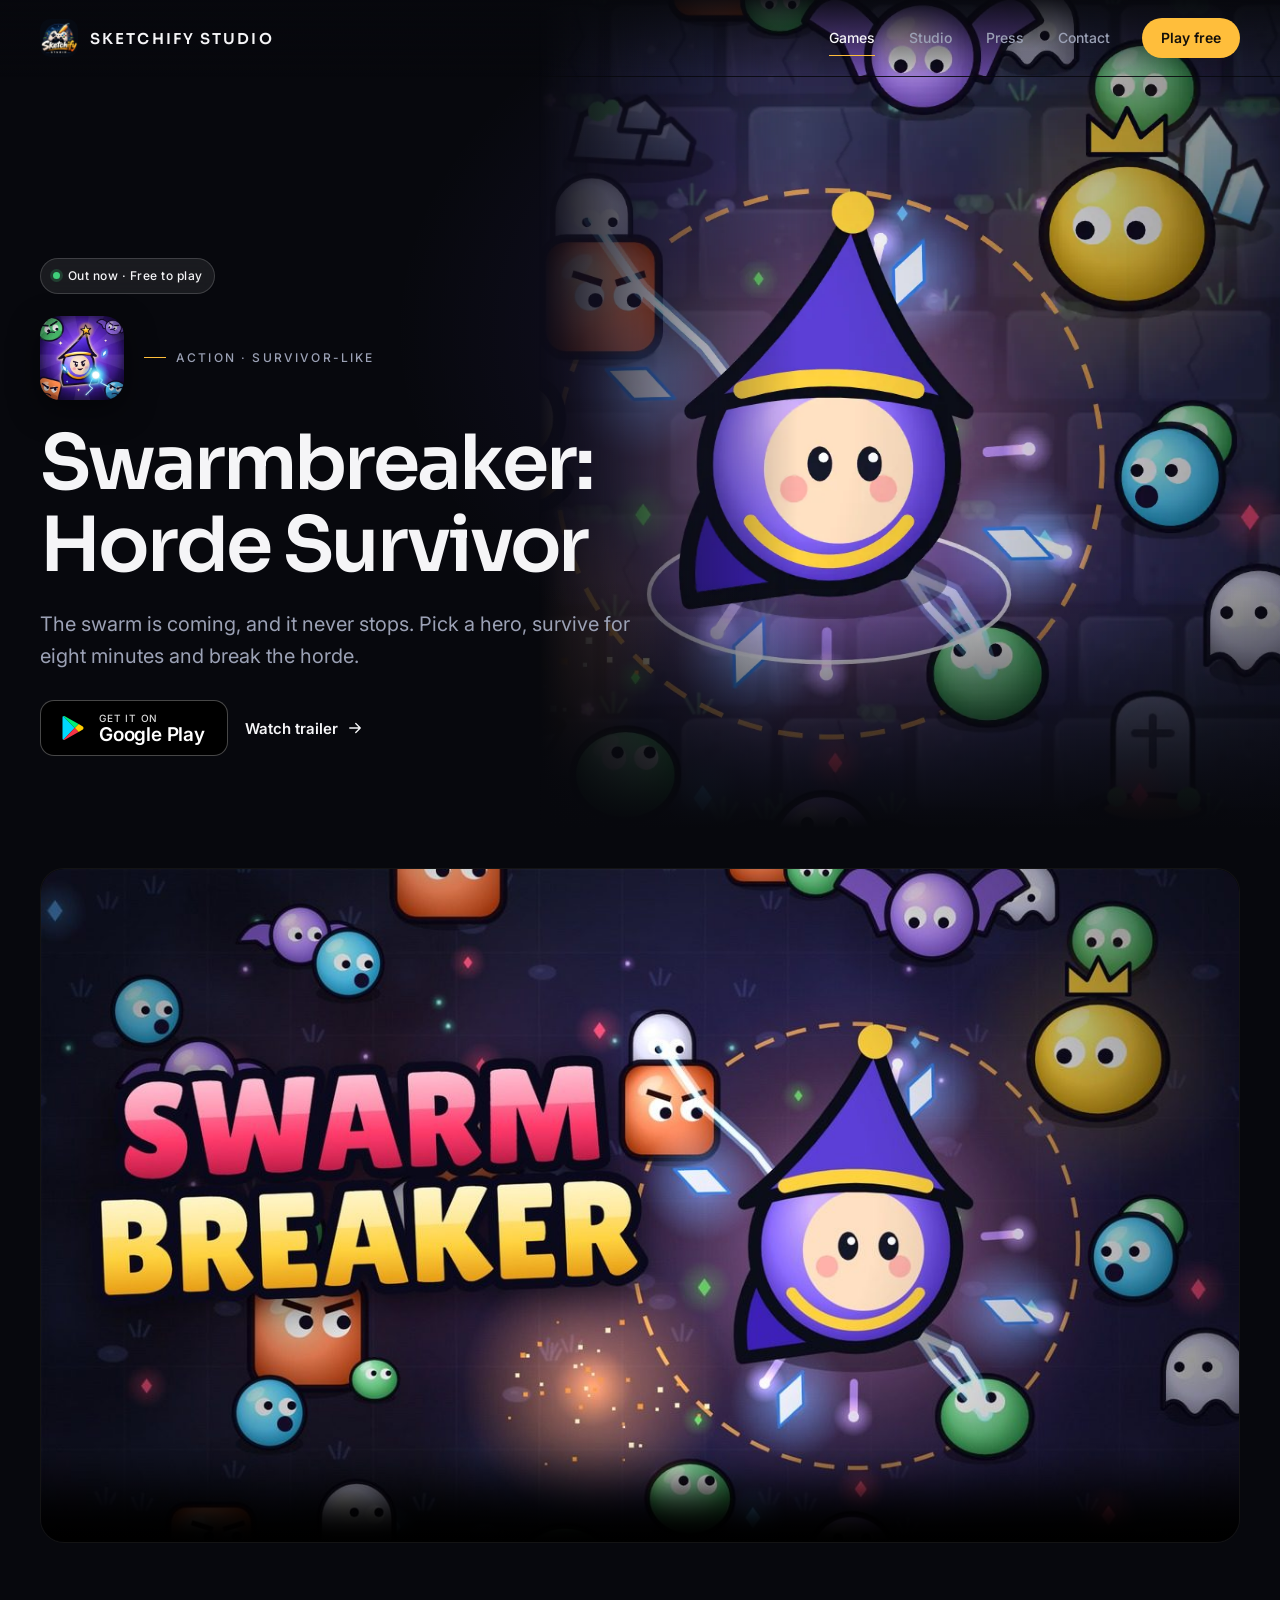
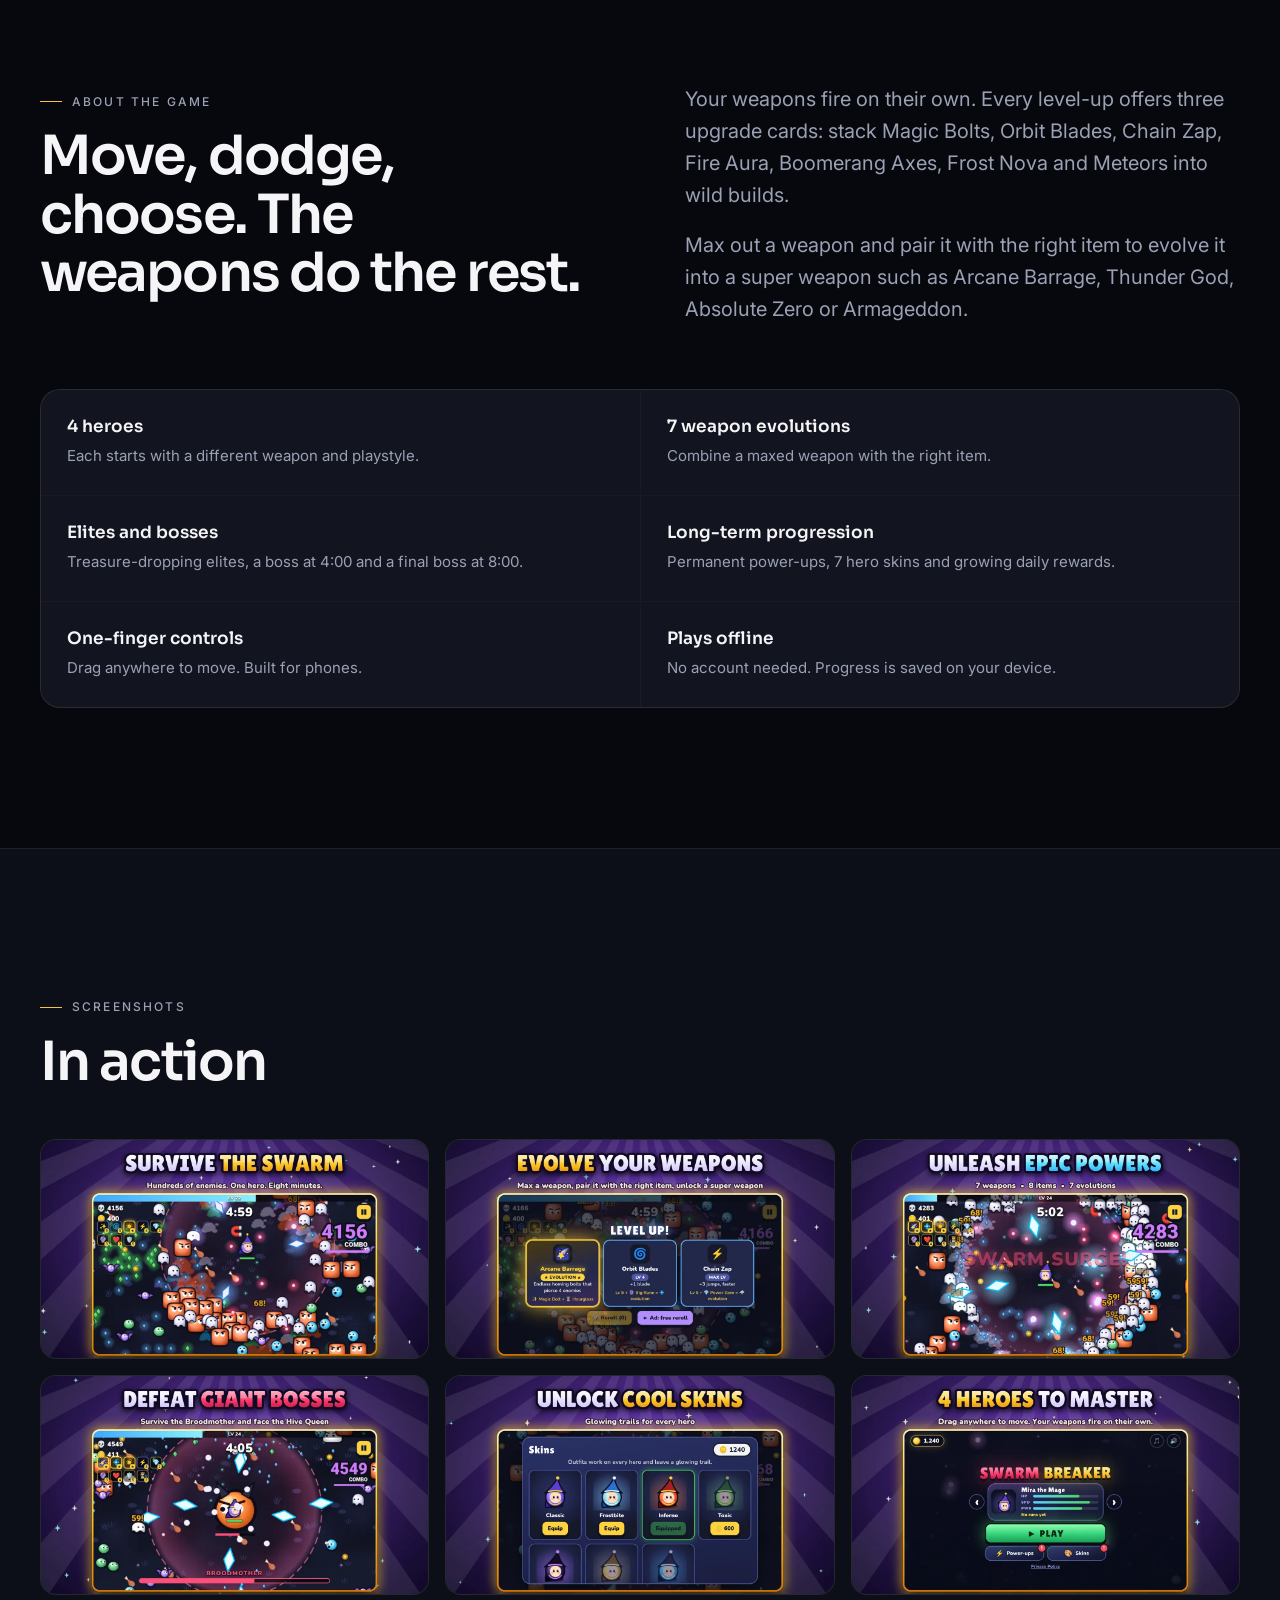
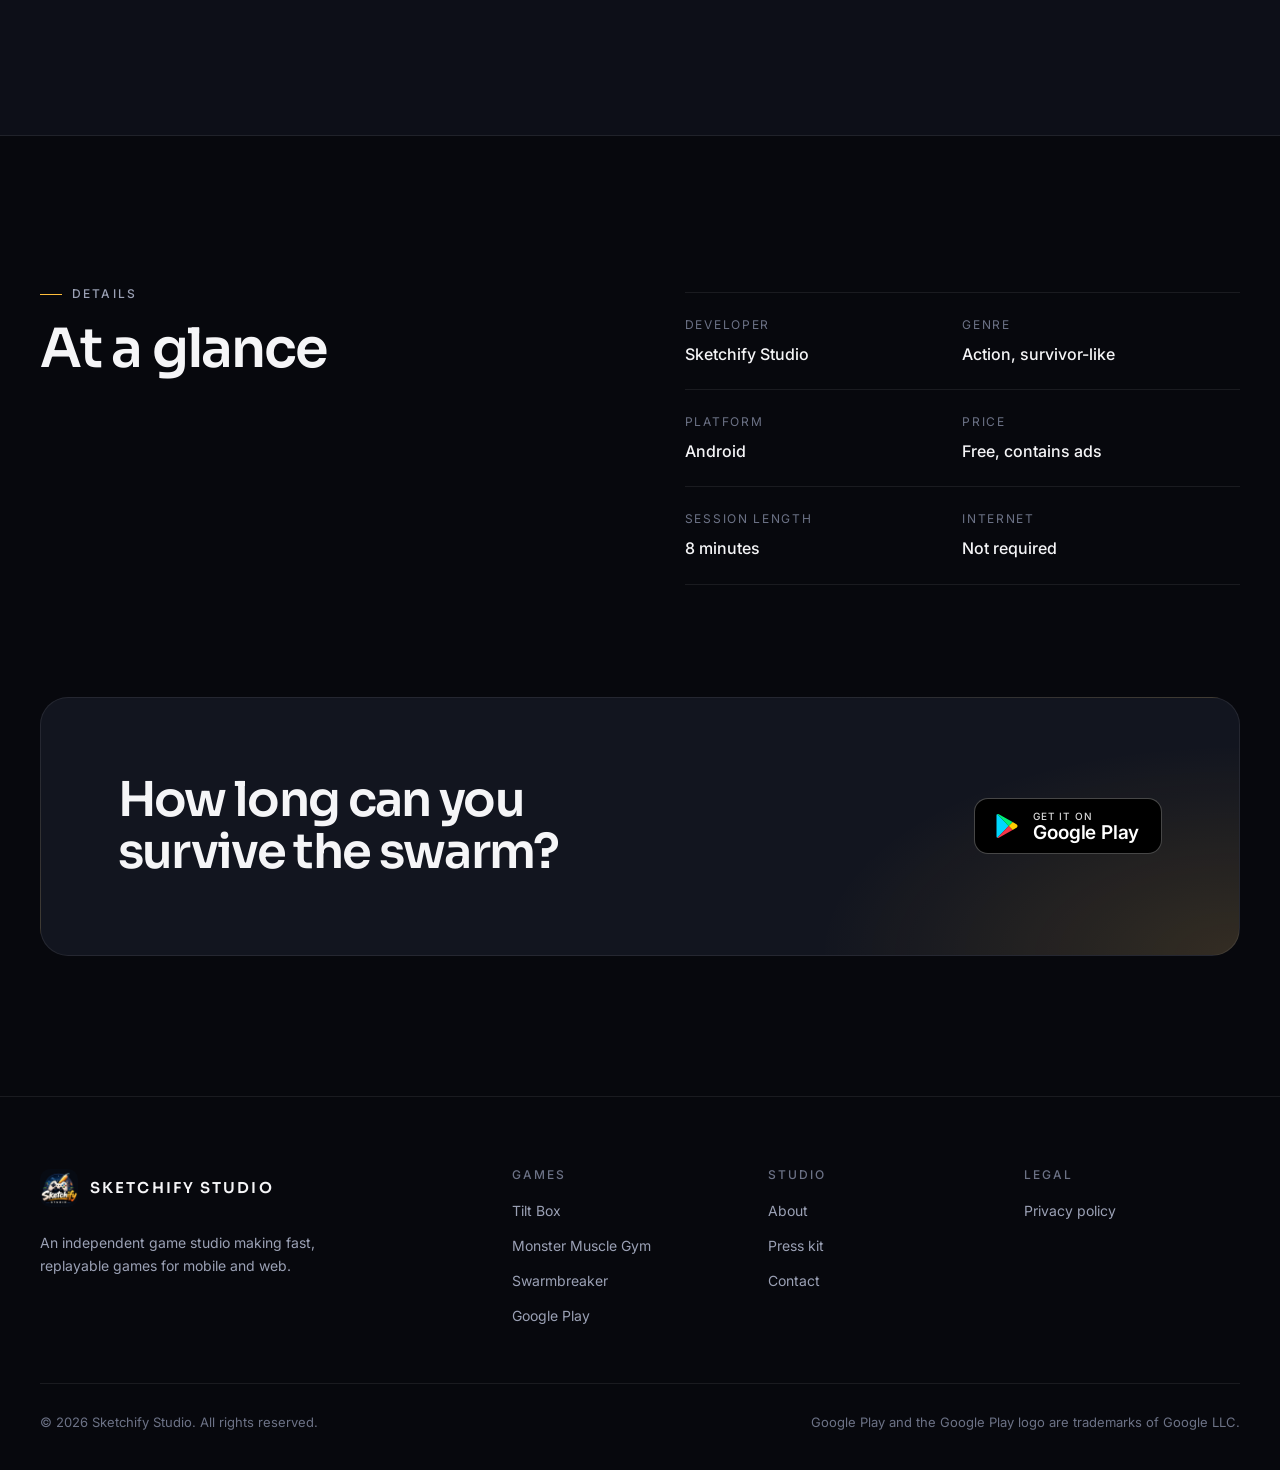
<file: swarmbreaker/index.html>
<!doctype html>
<html lang="en">
<head>
<meta charset="utf-8">
<meta name="viewport" content="width=device-width,initial-scale=1">
<title>Swarmbreaker: Horde Survivor · Sketchify Studio</title>
<meta name="description" content="Survive the endless swarm, stack wild upgrades and evolve epic weapons. Swarmbreaker: Horde Survivor is free on Google Play.">
<meta name="theme-color" content="#07080d">
<meta name="color-scheme" content="dark">
<link rel="canonical" href="https://sketchifystudio.com/swarmbreaker/">
<meta property="og:url" content="https://sketchifystudio.com/swarmbreaker/">
<link rel="icon" href="../favicon.png" type="image/png">
<link rel="apple-touch-icon" href="../apple-touch-icon.png">

<meta property="og:type" content="website">
<meta property="og:site_name" content="Sketchify Studio">
<meta property="og:title" content="Swarmbreaker: Horde Survivor">
<meta property="og:description" content="Survive the endless swarm, stack wild upgrades and evolve epic weapons. Free on Google Play.">
<meta property="og:image" content="https://sketchifystudio.com/assets/img/og-image.jpg">
<meta name="twitter:card" content="summary_large_image">

<link rel="preconnect" href="https://fonts.googleapis.com">
<link rel="preconnect" href="https://fonts.gstatic.com" crossorigin>
<link href="https://fonts.googleapis.com/css2?family=Inter:wght@400;500;600&family=Sora:wght@500;600;700&display=swap" rel="stylesheet">
<link rel="stylesheet" href="../assets/site.css">

<script type="application/ld+json">
{
  "@context": "https://schema.org",
  "@type": "MobileApplication",
  "name": "Swarmbreaker: Horde Survivor",
  "operatingSystem": "Android",
  "applicationCategory": "GameApplication",
  "genre": "Action",
  "offers": { "@type": "Offer", "price": "0", "priceCurrency": "USD" },
  "installUrl": "https://play.google.com/store/apps/details?id=com.navneet.swarmbreaker",
  "author": { "@type": "Organization", "name": "Sketchify Studio" }
}
</script>
</head>
<body>
<a class="skip" href="#main">Skip to content</a>

<header class="header">
  <div class="wrap header__inner">
    <a class="brand" href="../" aria-label="Sketchify Studio, home">
      <img src="../assets/img/sketchify-logo.webp" alt="" width="38" height="38">
      <span>Sketchify Studio</span>
    </a>
    <nav class="nav" id="nav" aria-label="Main">
      <a href="../#games" aria-current="page">Games</a>
      <a href="../#studio">Studio</a>
      <a href="../#press">Press</a>
      <a href="../#contact">Contact</a>
    </nav>
    <a class="btn btn--primary btn--sm" href="https://play.google.com/store/apps/details?id=com.navneet.swarmbreaker" target="_blank" rel="noopener">Play free</a>
    <button class="menu-btn" aria-label="Open menu" aria-controls="nav" aria-expanded="false">
      <svg viewBox="0 0 24 24" fill="none" stroke="currentColor" stroke-width="1.8" stroke-linecap="round"><path d="M4 7h16M4 12h16M4 17h16"/></svg>
    </button>
  </div>
</header>

<main id="main">

  <section class="game-hero">
    <img class="game-hero__art" src="../assets/img/swarmbreaker-hero-art.webp" alt="" width="1020" height="1080">
    <div class="wrap">
      <div class="game-hero__body">
        <span class="pill"><i></i>Out now · Free to play</span>
        <div class="game-hero__title">
          <img src="../assets/img/swarmbreaker-icon.webp" alt="Swarmbreaker app icon" width="84" height="84">
          <p class="label">Action · Survivor-like</p>
        </div>
        <h1>Swarmbreaker: Horde Survivor</h1>
        <p class="lead">The swarm is coming, and it never stops. Pick a hero, survive for eight minutes and break the horde.</p>
        <div class="game-hero__actions">
          <a class="store" href="https://play.google.com/store/apps/details?id=com.navneet.swarmbreaker" target="_blank" rel="noopener">
            <svg viewBox="0 0 24 24" aria-hidden="true"><path fill="#00d7fe" d="M3.6 1.8 13.4 12 3.6 22.2c-.4-.2-.6-.6-.6-1.1V2.9c0-.5.2-.9.6-1.1Z"/><path fill="#ffce00" d="m16.8 8.6 3.3 1.9c1.2.7 1.2 2.3 0 3l-3.3 1.9L13.4 12l3.4-3.4Z"/><path fill="#00f076" d="M3.6 1.8c.4-.2.9-.2 1.4.1l11.8 6.7-3.4 3.4L3.6 1.8Z"/><path fill="#f63448" d="m13.4 12 3.4 3.4L5 22.1c-.5.3-1 .3-1.4.1L13.4 12Z"/></svg>
            <span><small>Get it on</small>Google Play</span>
          </a>
          <a class="btn btn--text" href="#trailer">Watch trailer
            <svg viewBox="0 0 24 24" fill="none" stroke="currentColor" stroke-width="1.8" stroke-linecap="round" stroke-linejoin="round"><path d="M5 12h14M13 6l6 6-6 6"/></svg>
          </a>
        </div>
      </div>
    </div>
  </section>

  <!-- Trailer -->
  <section class="section" id="trailer" style="padding-top:40px">
    <div class="wrap">
      <div class="trailer reveal">
        <video controls preload="none" playsinline poster="../assets/video/swarmbreaker-trailer-poster.jpg" aria-label="Swarmbreaker official trailer">
          <source src="../assets/video/swarmbreaker-trailer.mp4" type="video/mp4">
        </video>
      </div>
    </div>
  </section>

  <!-- About -->
  <section class="section" style="padding-top:0">
    <div class="wrap split">
      <div class="reveal">
        <p class="label">About the game</p>
        <h2>Move, dodge, choose. The weapons do the rest.</h2>
      </div>
      <div class="reveal" style="display:grid;gap:18px">
        <p class="lead">Your weapons fire on their own. Every level-up offers three upgrade cards: stack Magic Bolts, Orbit Blades, Chain Zap, Fire Aura, Boomerang Axes, Frost Nova and Meteors into wild builds.</p>
        <p class="lead">Max out a weapon and pair it with the right item to evolve it into a super weapon such as Arcane Barrage, Thunder God, Absolute Zero or Armageddon.</p>
      </div>
    </div>

    <div class="wrap" style="margin-top:64px">
      <ul class="feature-list reveal">
        <li><b>4 heroes</b><span>Each starts with a different weapon and playstyle.</span></li>
        <li><b>7 weapon evolutions</b><span>Combine a maxed weapon with the right item.</span></li>
        <li><b>Elites and bosses</b><span>Treasure-dropping elites, a boss at 4:00 and a final boss at 8:00.</span></li>
        <li><b>Long-term progression</b><span>Permanent power-ups, 7 hero skins and growing daily rewards.</span></li>
        <li><b>One-finger controls</b><span>Drag anywhere to move. Built for phones.</span></li>
        <li><b>Plays offline</b><span>No account needed. Progress is saved on your device.</span></li>
      </ul>
    </div>
  </section>

  <!-- Screenshots -->
  <section class="section section--alt">
    <div class="wrap">
      <div class="section__head reveal">
        <div><p class="label">Screenshots</p><h2>In action</h2></div>
      </div>
      <div class="gallery reveal">
        <button class="shot" data-full="../assets/img/shot-battle.webp"><img src="../assets/img/shot-battle.webp" alt="Fighting a monster horde" loading="lazy" width="1280" height="720"></button>
        <button class="shot" data-full="../assets/img/shot-evolution-card.webp"><img src="../assets/img/shot-evolution-card.webp" alt="Choosing a weapon evolution card" loading="lazy" width="1280" height="720"></button>
        <button class="shot" data-full="../assets/img/shot-evolved-weapons.webp"><img src="../assets/img/shot-evolved-weapons.webp" alt="Evolved weapons clearing a swarm surge" loading="lazy" width="1280" height="720"></button>
        <button class="shot" data-full="../assets/img/shot-boss.webp"><img src="../assets/img/shot-boss.webp" alt="Boss fight" loading="lazy" width="1280" height="720"></button>
        <button class="shot" data-full="../assets/img/shot-skins.webp"><img src="../assets/img/shot-skins.webp" alt="Hero skins with glowing trails" loading="lazy" width="1280" height="720"></button>
        <button class="shot" data-full="../assets/img/shot-menu.webp"><img src="../assets/img/shot-menu.webp" alt="Main menu and hero select" loading="lazy" width="1280" height="720"></button>
      </div>
    </div>
  </section>

  <!-- Details -->
  <section class="section">
    <div class="wrap split">
      <div class="reveal">
        <p class="label">Details</p>
        <h2>At a glance</h2>
      </div>
      <dl class="specs reveal" style="grid-template-columns:1fr 1fr">
        <div><dt>Developer</dt><dd>Sketchify Studio</dd></div>
        <div><dt>Genre</dt><dd>Action, survivor-like</dd></div>
        <div><dt>Platform</dt><dd>Android</dd></div>
        <div><dt>Price</dt><dd>Free, contains ads</dd></div>
        <div><dt>Session length</dt><dd>8 minutes</dd></div>
        <div><dt>Internet</dt><dd>Not required</dd></div>
      </dl>
    </div>

    <div class="wrap" style="margin-top:96px">
      <div class="cta-band reveal">
        <h2>How long can you survive the swarm?</h2>
        <a class="store" href="https://play.google.com/store/apps/details?id=com.navneet.swarmbreaker" target="_blank" rel="noopener">
          <svg viewBox="0 0 24 24" aria-hidden="true"><path fill="#00d7fe" d="M3.6 1.8 13.4 12 3.6 22.2c-.4-.2-.6-.6-.6-1.1V2.9c0-.5.2-.9.6-1.1Z"/><path fill="#ffce00" d="m16.8 8.6 3.3 1.9c1.2.7 1.2 2.3 0 3l-3.3 1.9L13.4 12l3.4-3.4Z"/><path fill="#00f076" d="M3.6 1.8c.4-.2.9-.2 1.4.1l11.8 6.7-3.4 3.4L3.6 1.8Z"/><path fill="#f63448" d="m13.4 12 3.4 3.4L5 22.1c-.5.3-1 .3-1.4.1L13.4 12Z"/></svg>
          <span><small>Get it on</small>Google Play</span>
        </a>
      </div>
    </div>
  </section>

</main>

<footer class="footer">
  <div class="wrap">
    <div class="footer__top">
      <div>
        <a class="brand" href="../"><img src="../assets/img/sketchify-logo.webp" alt="" width="38" height="38"><span>Sketchify Studio</span></a>
        <p>An independent game studio making fast, replayable games for mobile and web.</p>
      </div>
      <div><h4>Games</h4><ul><li><a href="../tilt-box/">Tilt Box</a></li><li><a href="../monster-gym/">Monster Muscle Gym</a></li><li><a href="./">Swarmbreaker</a></li><li><a href="https://play.google.com/store/apps/details?id=com.navneet.swarmbreaker" target="_blank" rel="noopener">Google Play</a></li></ul></div>
      <div><h4>Studio</h4><ul><li><a href="../#studio">About</a></li><li><a href="../#press">Press kit</a></li><li><a href="../#contact">Contact</a></li></ul></div>
      <div><h4>Legal</h4><ul><li><a href="privacy.html">Privacy policy</a></li></ul></div>
    </div>
    <div class="footer__bottom">
      <span>© <span data-year>2026</span> Sketchify Studio. All rights reserved.</span>
      <span>Google Play and the Google Play logo are trademarks of Google LLC.</span>
    </div>
  </div>
</footer>

<dialog class="lightbox" id="lightbox" aria-label="Screenshot">
  <button class="lightbox__close" aria-label="Close">×</button>
  <img alt="">
</dialog>

<script src="../assets/site.js"></script>
</body>
</html>
</file>
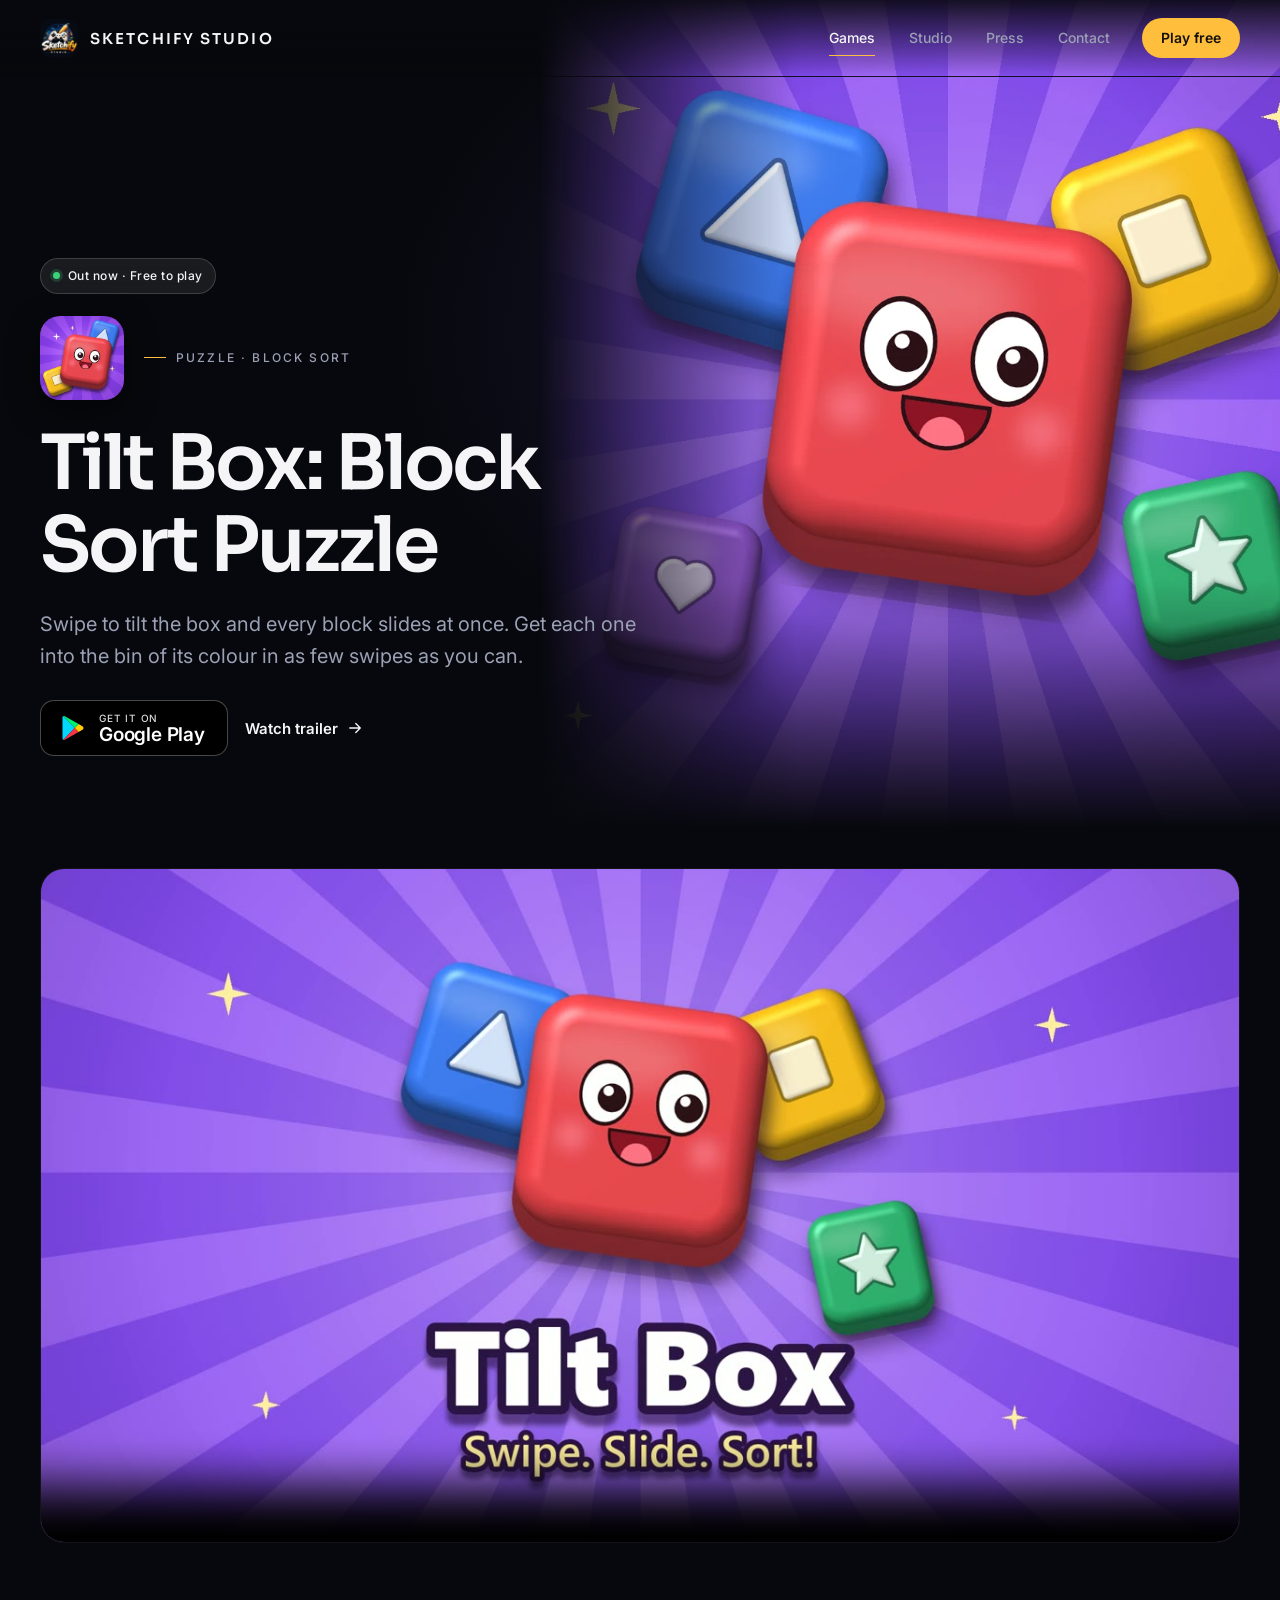
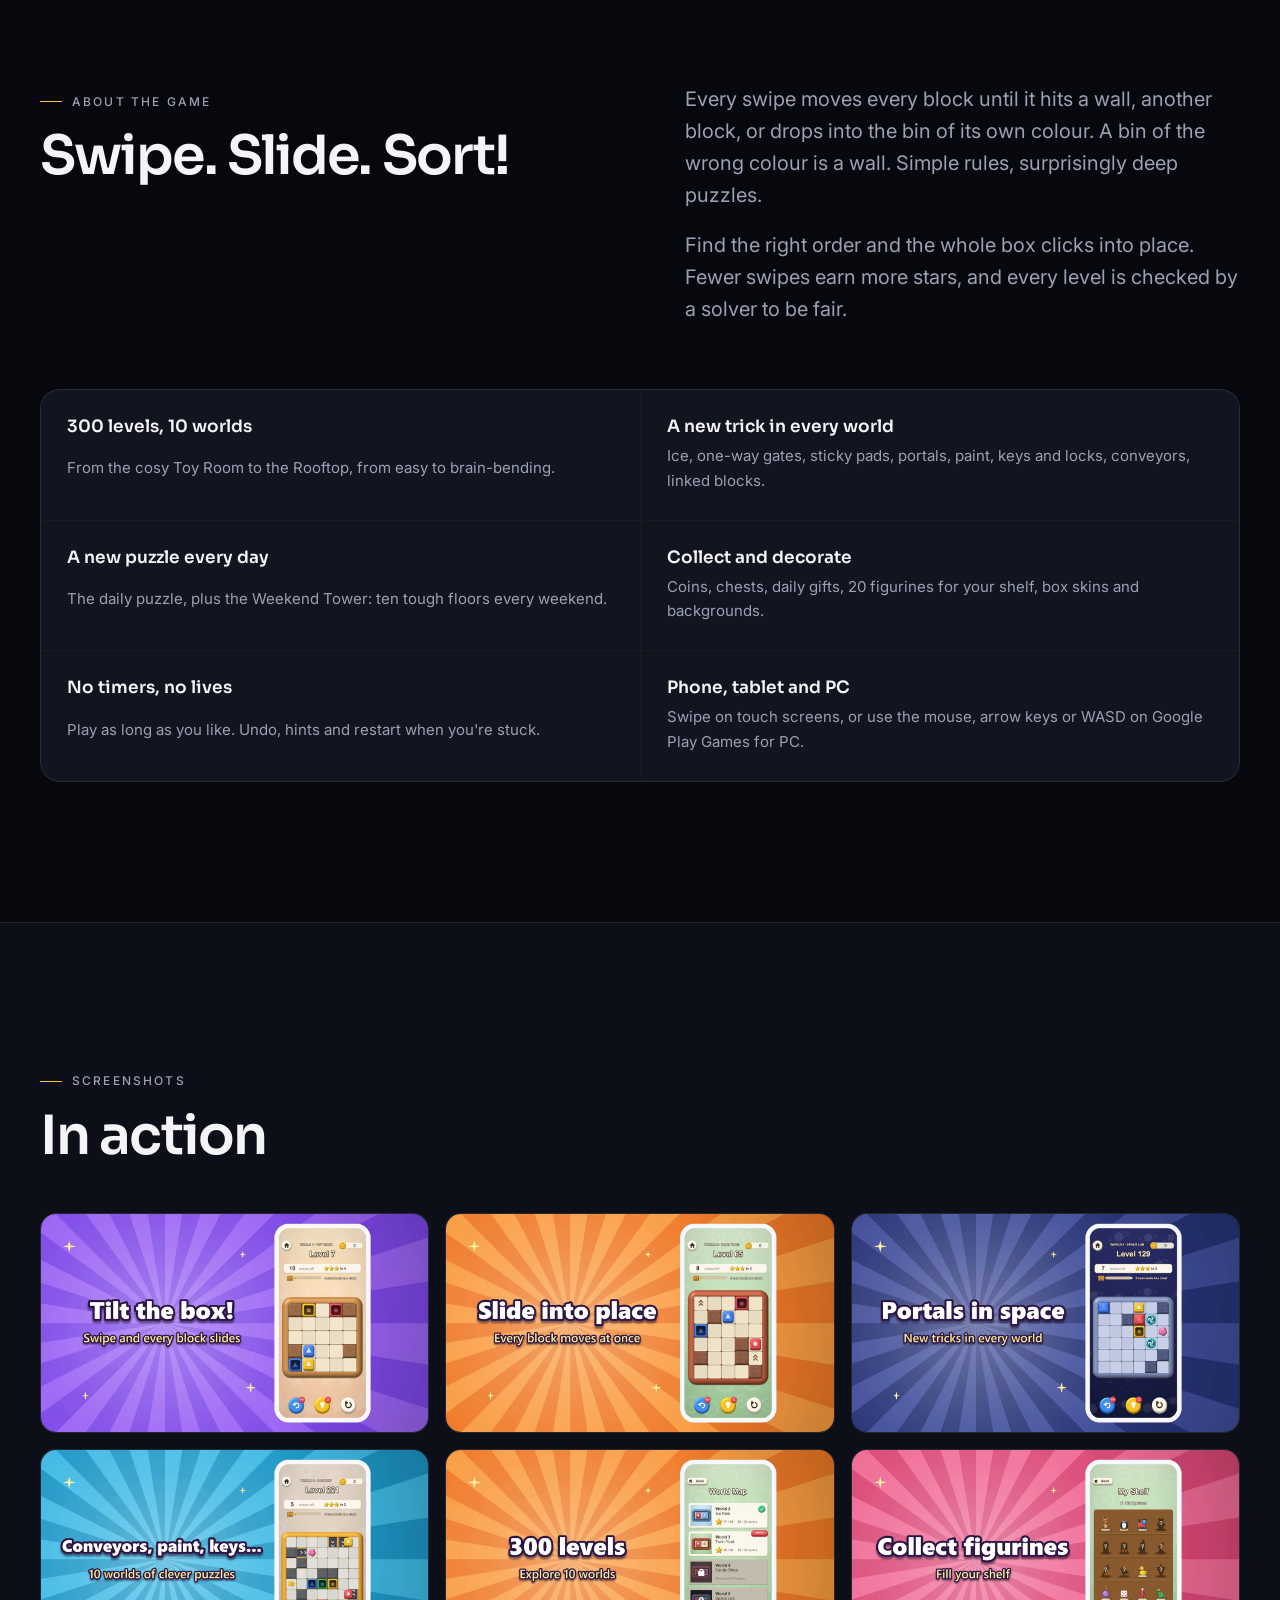
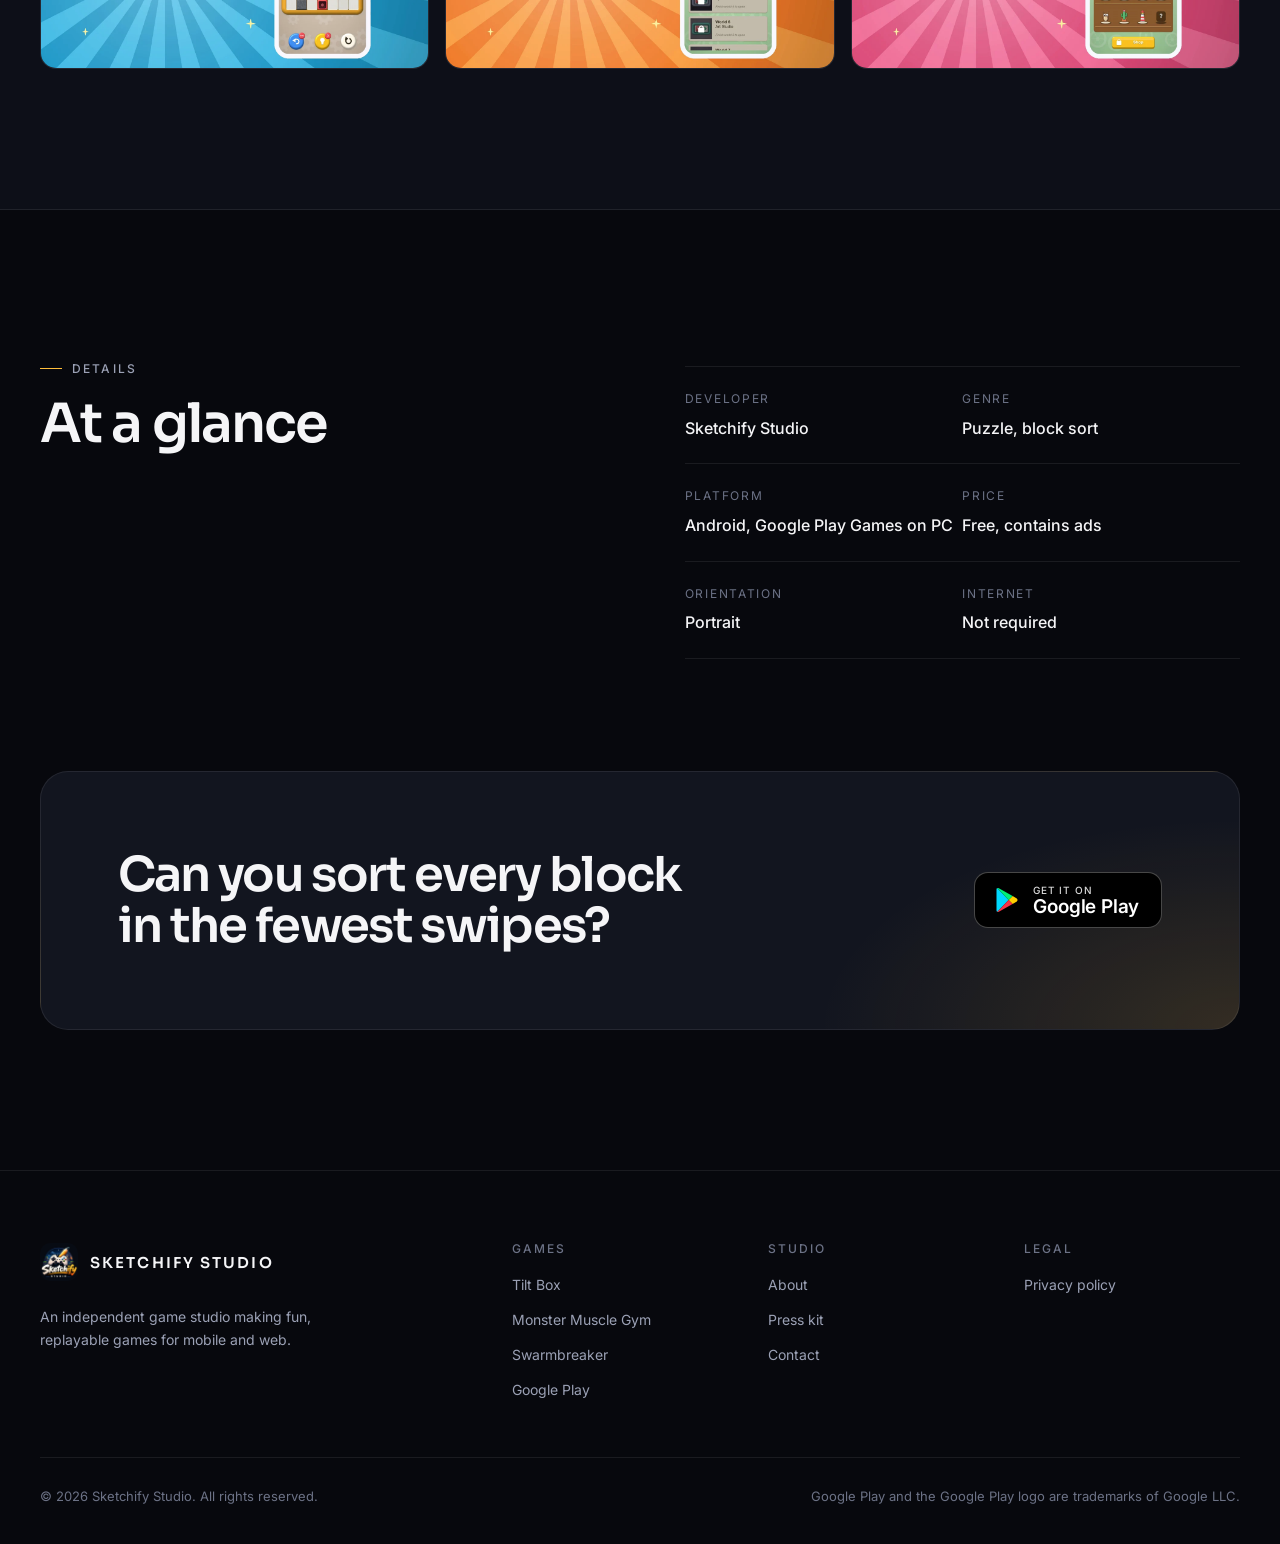
<file: tilt-box/index.html>
<!doctype html>
<html lang="en">
<head>
<meta charset="utf-8">
<meta name="viewport" content="width=device-width,initial-scale=1">
<title>Tilt Box: Block Sort Puzzle · Sketchify Studio</title>
<meta name="description" content="Swipe to tilt the box and slide every block into the bin of its colour. 300 levels, 10 worlds and a new daily puzzle. Tilt Box is free on Google Play.">
<meta name="theme-color" content="#07080d">
<meta name="color-scheme" content="dark">
<link rel="canonical" href="https://sketchifystudio.com/tilt-box/">
<meta property="og:url" content="https://sketchifystudio.com/tilt-box/">
<link rel="icon" href="../favicon.png" type="image/png">
<link rel="apple-touch-icon" href="../apple-touch-icon.png">

<meta property="og:type" content="website">
<meta property="og:site_name" content="Sketchify Studio">
<meta property="og:title" content="Tilt Box: Block Sort Puzzle">
<meta property="og:description" content="Swipe. Slide. Sort! 300 levels, 10 worlds and a new puzzle every day. Free on Google Play.">
<meta property="og:image" content="https://sketchifystudio.com/assets/img/tilt-box-og.jpg">
<meta name="twitter:card" content="summary_large_image">

<link rel="preconnect" href="https://fonts.googleapis.com">
<link rel="preconnect" href="https://fonts.gstatic.com" crossorigin>
<link href="https://fonts.googleapis.com/css2?family=Inter:wght@400;500;600&family=Sora:wght@500;600;700&display=swap" rel="stylesheet">
<link rel="stylesheet" href="../assets/site.css">

<script type="application/ld+json">
{
  "@context": "https://schema.org",
  "@type": "MobileApplication",
  "name": "Tilt Box: Block Sort Puzzle",
  "operatingSystem": "Android",
  "applicationCategory": "GameApplication",
  "genre": "Puzzle",
  "offers": { "@type": "Offer", "price": "0", "priceCurrency": "USD" },
  "installUrl": "https://play.google.com/store/apps/details?id=com.navneet.tiltbox",
  "author": { "@type": "Organization", "name": "Sketchify Studio" }
}
</script>
</head>
<body>
<a class="skip" href="#main">Skip to content</a>

<header class="header">
  <div class="wrap header__inner">
    <a class="brand" href="../" aria-label="Sketchify Studio, home">
      <img src="../assets/img/sketchify-logo.webp" alt="" width="38" height="38">
      <span>Sketchify Studio</span>
    </a>
    <nav class="nav" id="nav" aria-label="Main">
      <a href="../#games" aria-current="page">Games</a>
      <a href="../#studio">Studio</a>
      <a href="../#press">Press</a>
      <a href="../#contact">Contact</a>
    </nav>
    <a class="btn btn--primary btn--sm" href="https://play.google.com/store/apps/details?id=com.navneet.tiltbox" target="_blank" rel="noopener">Play free</a>
    <button class="menu-btn" aria-label="Open menu" aria-controls="nav" aria-expanded="false">
      <svg viewBox="0 0 24 24" fill="none" stroke="currentColor" stroke-width="1.8" stroke-linecap="round"><path d="M4 7h16M4 12h16M4 17h16"/></svg>
    </button>
  </div>
</header>

<main id="main">

  <section class="game-hero">
    <img class="game-hero__art" src="../assets/img/tilt-box-hero-art.webp" alt="" width="1020" height="1080">
    <div class="wrap">
      <div class="game-hero__body">
        <span class="pill"><i></i>Out now · Free to play</span>
        <div class="game-hero__title">
          <img src="../assets/img/tilt-box-icon.webp" alt="Tilt Box app icon" width="84" height="84">
          <p class="label">Puzzle · Block sort</p>
        </div>
        <h1>Tilt Box: Block Sort Puzzle</h1>
        <p class="lead">Swipe to tilt the box and every block slides at once. Get each one into the bin of its colour in as few swipes as you can.</p>
        <div class="game-hero__actions">
          <a class="store" href="https://play.google.com/store/apps/details?id=com.navneet.tiltbox" target="_blank" rel="noopener">
            <svg viewBox="0 0 24 24" aria-hidden="true"><path fill="#00d7fe" d="M3.6 1.8 13.4 12 3.6 22.2c-.4-.2-.6-.6-.6-1.1V2.9c0-.5.2-.9.6-1.1Z"/><path fill="#ffce00" d="m16.8 8.6 3.3 1.9c1.2.7 1.2 2.3 0 3l-3.3 1.9L13.4 12l3.4-3.4Z"/><path fill="#00f076" d="M3.6 1.8c.4-.2.9-.2 1.4.1l11.8 6.7-3.4 3.4L3.6 1.8Z"/><path fill="#f63448" d="m13.4 12 3.4 3.4L5 22.1c-.5.3-1 .3-1.4.1L13.4 12Z"/></svg>
            <span><small>Get it on</small>Google Play</span>
          </a>
          <a class="btn btn--text" href="#trailer">Watch trailer
            <svg viewBox="0 0 24 24" fill="none" stroke="currentColor" stroke-width="1.8" stroke-linecap="round" stroke-linejoin="round"><path d="M5 12h14M13 6l6 6-6 6"/></svg>
          </a>
        </div>
      </div>
    </div>
  </section>

  <!-- Trailer -->
  <section class="section" id="trailer" style="padding-top:40px">
    <div class="wrap">
      <div class="trailer reveal">
        <video controls preload="none" playsinline poster="../assets/video/tilt-box-trailer-poster.jpg" aria-label="Tilt Box official trailer">
          <source src="../assets/video/tilt-box-trailer.mp4" type="video/mp4">
        </video>
      </div>
    </div>
  </section>

  <!-- About -->
  <section class="section" style="padding-top:0">
    <div class="wrap split">
      <div class="reveal">
        <p class="label">About the game</p>
        <h2>Swipe. Slide. Sort!</h2>
      </div>
      <div class="reveal" style="display:grid;gap:18px">
        <p class="lead">Every swipe moves every block until it hits a wall, another block, or drops into the bin of its own colour. A bin of the wrong colour is a wall. Simple rules, surprisingly deep puzzles.</p>
        <p class="lead">Find the right order and the whole box clicks into place. Fewer swipes earn more stars, and every level is checked by a solver to be fair.</p>
      </div>
    </div>

    <div class="wrap" style="margin-top:64px">
      <ul class="feature-list reveal">
        <li><b>300 levels, 10 worlds</b><span>From the cosy Toy Room to the Rooftop, from easy to brain-bending.</span></li>
        <li><b>A new trick in every world</b><span>Ice, one-way gates, sticky pads, portals, paint, keys and locks, conveyors, linked blocks.</span></li>
        <li><b>A new puzzle every day</b><span>The daily puzzle, plus the Weekend Tower: ten tough floors every weekend.</span></li>
        <li><b>Collect and decorate</b><span>Coins, chests, daily gifts, 20 figurines for your shelf, box skins and backgrounds.</span></li>
        <li><b>No timers, no lives</b><span>Play as long as you like. Undo, hints and restart when you're stuck.</span></li>
        <li><b>Phone, tablet and PC</b><span>Swipe on touch screens, or use the mouse, arrow keys or WASD on Google Play Games for PC.</span></li>
      </ul>
    </div>
  </section>

  <!-- Screenshots -->
  <section class="section section--alt">
    <div class="wrap">
      <div class="section__head reveal">
        <div><p class="label">Screenshots</p><h2>In action</h2></div>
      </div>
      <div class="gallery reveal">
        <button class="shot" data-full="../assets/img/tb-shot-tilt.webp"><img src="../assets/img/tb-shot-tilt.webp" alt="Tilt the box: swipe and every block slides" loading="lazy" width="1280" height="720"></button>
        <button class="shot" data-full="../assets/img/tb-shot-slide.webp"><img src="../assets/img/tb-shot-slide.webp" alt="Blocks sliding into place in the Train Yard" loading="lazy" width="1280" height="720"></button>
        <button class="shot" data-full="../assets/img/tb-shot-portals.webp"><img src="../assets/img/tb-shot-portals.webp" alt="Portals in the Space Lab world" loading="lazy" width="1280" height="720"></button>
        <button class="shot" data-full="../assets/img/tb-shot-worlds.webp"><img src="../assets/img/tb-shot-worlds.webp" alt="Conveyors, paint and keys in the Factory" loading="lazy" width="1280" height="720"></button>
        <button class="shot" data-full="../assets/img/tb-shot-map.webp"><img src="../assets/img/tb-shot-map.webp" alt="The world map with 300 levels" loading="lazy" width="1280" height="720"></button>
        <button class="shot" data-full="../assets/img/tb-shot-shelf.webp"><img src="../assets/img/tb-shot-shelf.webp" alt="Collecting figurines on the shelf" loading="lazy" width="1280" height="720"></button>
      </div>
    </div>
  </section>

  <!-- Details -->
  <section class="section">
    <div class="wrap split">
      <div class="reveal">
        <p class="label">Details</p>
        <h2>At a glance</h2>
      </div>
      <dl class="specs reveal" style="grid-template-columns:1fr 1fr">
        <div><dt>Developer</dt><dd>Sketchify Studio</dd></div>
        <div><dt>Genre</dt><dd>Puzzle, block sort</dd></div>
        <div><dt>Platform</dt><dd>Android, Google Play Games on PC</dd></div>
        <div><dt>Price</dt><dd>Free, contains ads</dd></div>
        <div><dt>Orientation</dt><dd>Portrait</dd></div>
        <div><dt>Internet</dt><dd>Not required</dd></div>
      </dl>
    </div>

    <div class="wrap" style="margin-top:96px">
      <div class="cta-band reveal">
        <h2>Can you sort every block in the fewest swipes?</h2>
        <a class="store" href="https://play.google.com/store/apps/details?id=com.navneet.tiltbox" target="_blank" rel="noopener">
          <svg viewBox="0 0 24 24" aria-hidden="true"><path fill="#00d7fe" d="M3.6 1.8 13.4 12 3.6 22.2c-.4-.2-.6-.6-.6-1.1V2.9c0-.5.2-.9.6-1.1Z"/><path fill="#ffce00" d="m16.8 8.6 3.3 1.9c1.2.7 1.2 2.3 0 3l-3.3 1.9L13.4 12l3.4-3.4Z"/><path fill="#00f076" d="M3.6 1.8c.4-.2.9-.2 1.4.1l11.8 6.7-3.4 3.4L3.6 1.8Z"/><path fill="#f63448" d="m13.4 12 3.4 3.4L5 22.1c-.5.3-1 .3-1.4.1L13.4 12Z"/></svg>
          <span><small>Get it on</small>Google Play</span>
        </a>
      </div>
    </div>
  </section>

</main>

<footer class="footer">
  <div class="wrap">
    <div class="footer__top">
      <div>
        <a class="brand" href="../"><img src="../assets/img/sketchify-logo.webp" alt="" width="38" height="38"><span>Sketchify Studio</span></a>
        <p>An independent game studio making fun, replayable games for mobile and web.</p>
      </div>
      <div><h4>Games</h4><ul><li><a href="./">Tilt Box</a></li><li><a href="../monster-gym/">Monster Muscle Gym</a></li><li><a href="../swarmbreaker/">Swarmbreaker</a></li><li><a href="https://play.google.com/store/apps/details?id=com.navneet.tiltbox" target="_blank" rel="noopener">Google Play</a></li></ul></div>
      <div><h4>Studio</h4><ul><li><a href="../#studio">About</a></li><li><a href="../#press">Press kit</a></li><li><a href="../#contact">Contact</a></li></ul></div>
      <div><h4>Legal</h4><ul><li><a href="privacy.html">Privacy policy</a></li></ul></div>
    </div>
    <div class="footer__bottom">
      <span>© <span data-year>2026</span> Sketchify Studio. All rights reserved.</span>
      <span>Google Play and the Google Play logo are trademarks of Google LLC.</span>
    </div>
  </div>
</footer>

<dialog class="lightbox" id="lightbox" aria-label="Screenshot">
  <button class="lightbox__close" aria-label="Close">×</button>
  <img alt="">
</dialog>

<script src="../assets/site.js"></script>
</body>
</html>
</file>
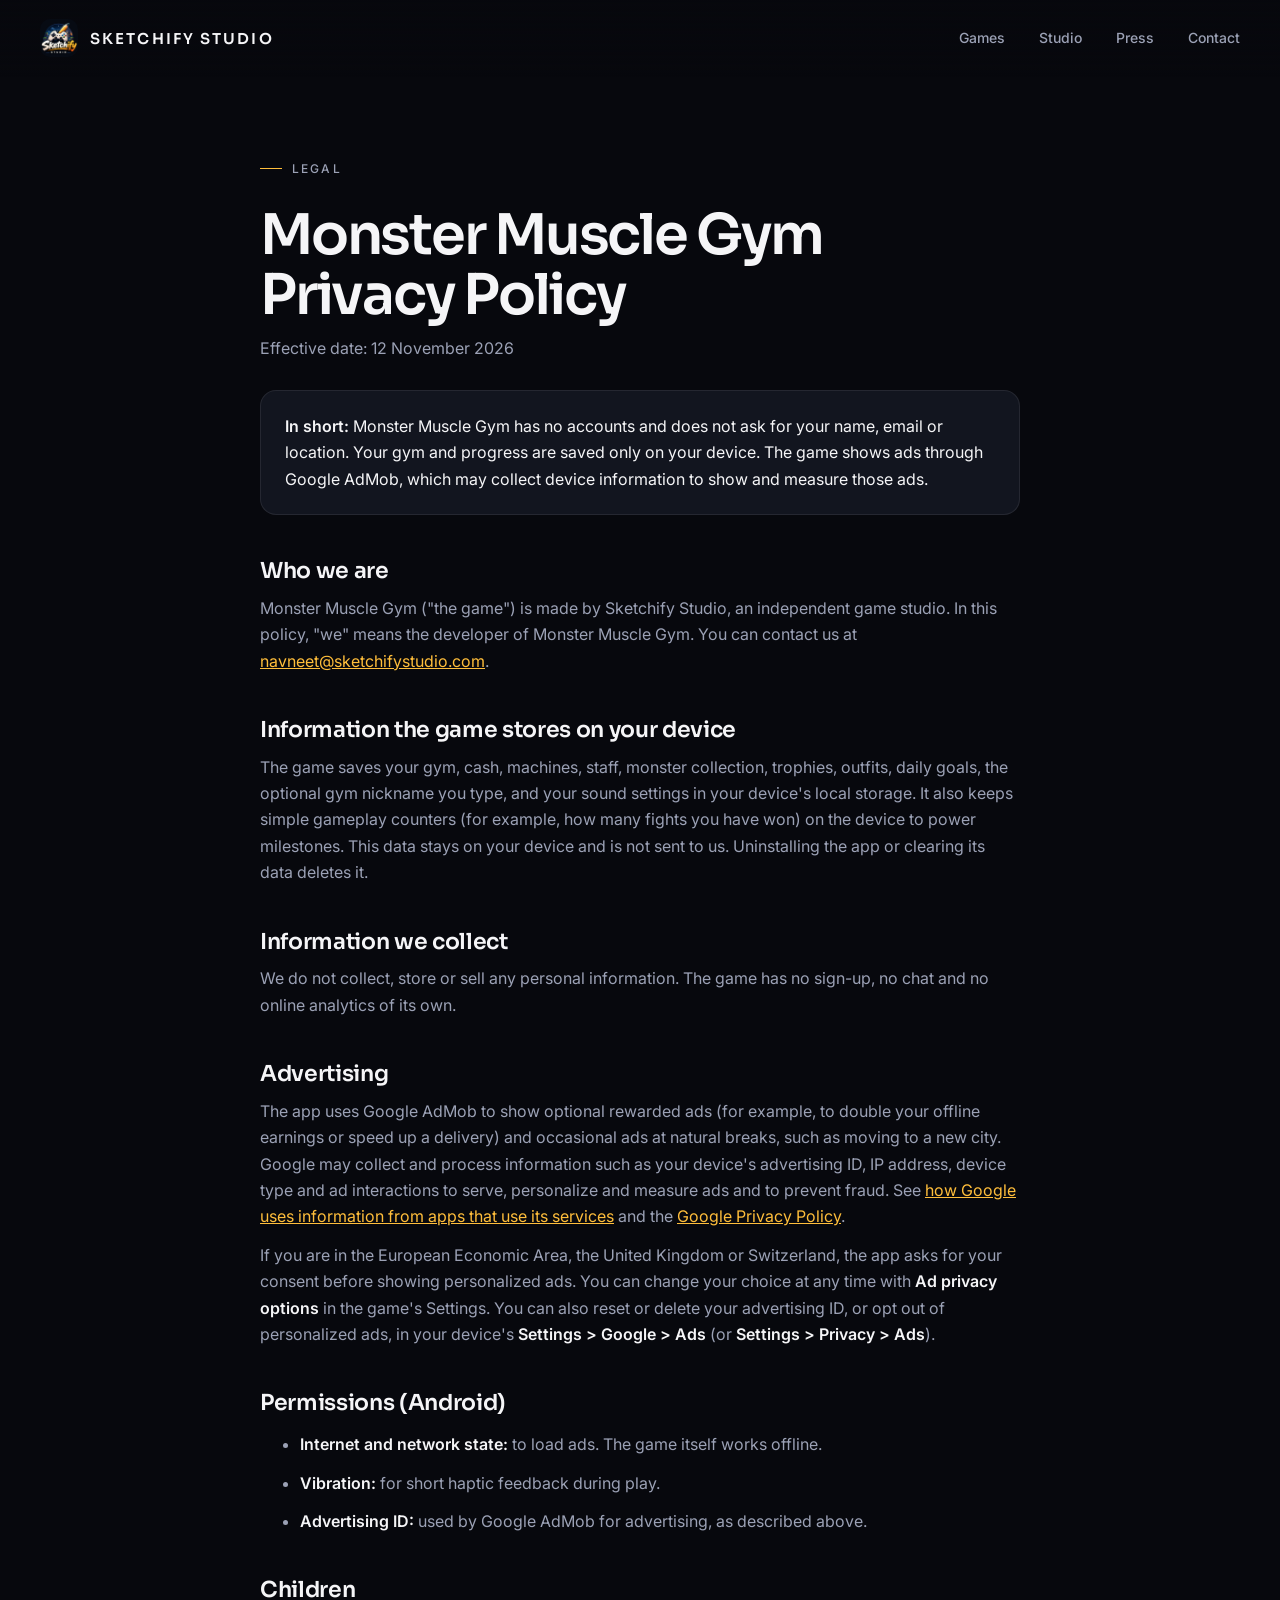
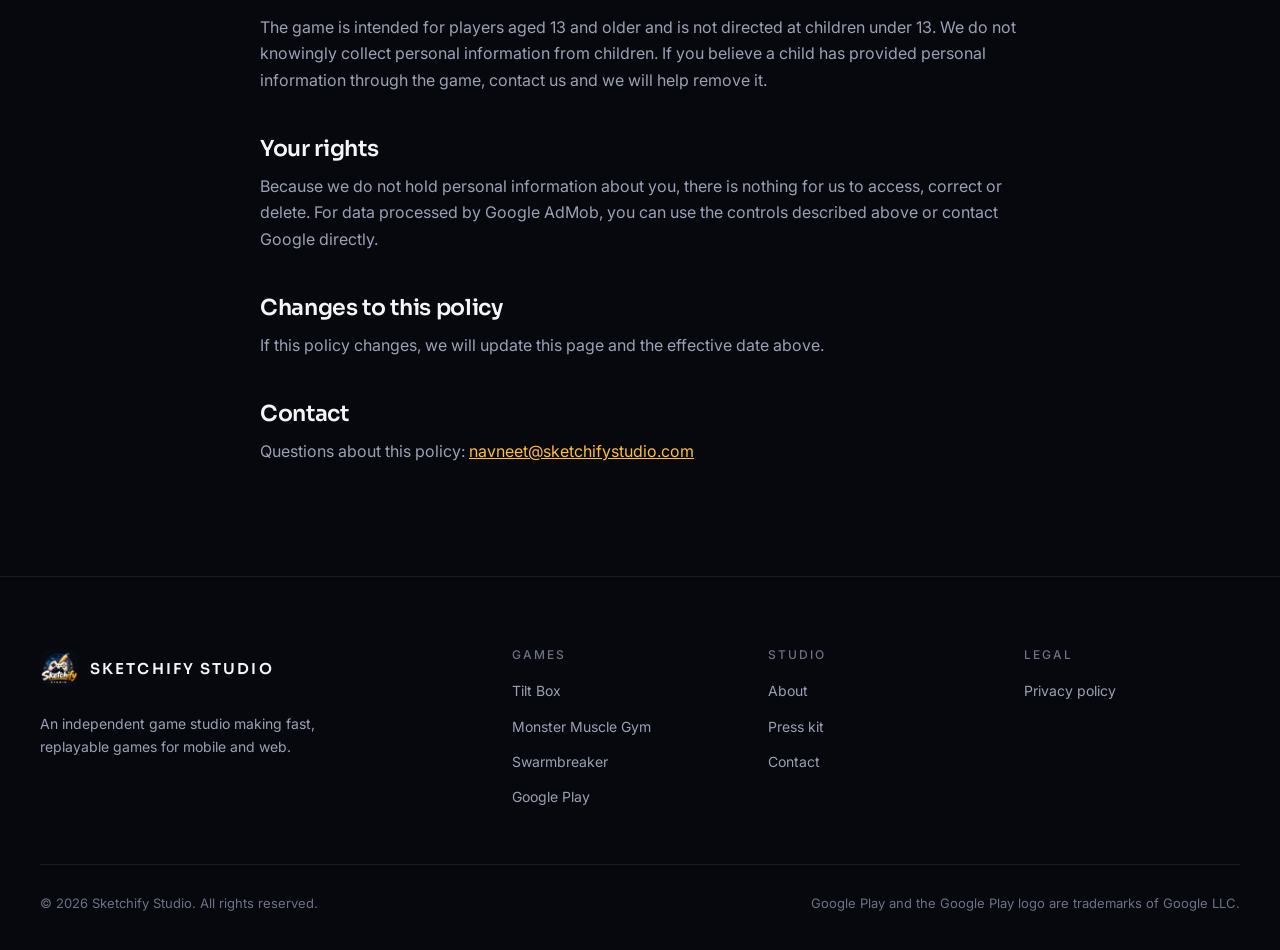
<file: monster-gym/privacy.html>
<!doctype html>
<html lang="en">
<head>
<meta charset="utf-8">
<meta name="viewport" content="width=device-width,initial-scale=1">
<title>Monster Muscle Gym Privacy Policy · Sketchify Studio</title>
<meta name="description" content="Privacy policy for Monster Muscle Gym by Sketchify Studio.">
<meta name="theme-color" content="#07080d">
<meta name="color-scheme" content="dark">
<link rel="icon" href="../favicon.png" type="image/png">
<link rel="preconnect" href="https://fonts.googleapis.com">
<link rel="preconnect" href="https://fonts.gstatic.com" crossorigin>
<link href="https://fonts.googleapis.com/css2?family=Inter:wght@400;500;600&family=Sora:wght@500;600;700&display=swap" rel="stylesheet">
<link rel="stylesheet" href="../assets/site.css">
</head>
<body>
<header class="header">
  <div class="wrap header__inner">
    <a class="brand" href="../" aria-label="Sketchify Studio, home">
      <img src="../assets/img/sketchify-logo.webp" alt="" width="38" height="38">
      <span>Sketchify Studio</span>
    </a>
    <nav class="nav" id="nav" aria-label="Main">
      <a href="../#games">Games</a>
      <a href="../#studio">Studio</a>
      <a href="../#press">Press</a>
      <a href="../#contact">Contact</a>
    </nav>
    <button class="menu-btn" aria-label="Open menu" aria-controls="nav" aria-expanded="false">
      <svg viewBox="0 0 24 24" fill="none" stroke="currentColor" stroke-width="1.8" stroke-linecap="round"><path d="M4 7h16M4 12h16M4 17h16"/></svg>
    </button>
  </div>
</header>
<main class="wrap doc" id="main">
  <p class="label">Legal</p>
  <h1>Monster Muscle Gym Privacy Policy</h1>
  <p class="muted">Effective date: 12 November 2026</p>

  <div class="card">
    <strong>In short:</strong> Monster Muscle Gym has no accounts and does not ask for your name, email or location.
    Your gym and progress are saved only on your device. The game shows ads through Google AdMob, which may collect
    device information to show and measure those ads.
  </div>

  <h2>Who we are</h2>
  <p>Monster Muscle Gym ("the game") is made by Sketchify Studio, an independent game studio. In this policy, "we" means
    the developer of Monster Muscle Gym. You can contact us at <a href="mailto:navneet@sketchifystudio.com">navneet@sketchifystudio.com</a>.</p>

  <h2>Information the game stores on your device</h2>
  <p>The game saves your gym, cash, machines, staff, monster collection, trophies, outfits, daily goals, the optional
    gym nickname you type, and your sound settings in your device's local storage. It also keeps simple gameplay counters
    (for example, how many fights you have won) on the device to power milestones. This data stays on your device and is
    not sent to us. Uninstalling the app or clearing its data deletes it.</p>

  <h2>Information we collect</h2>
  <p>We do not collect, store or sell any personal information. The game has no sign-up, no chat and no online
    analytics of its own.</p>

  <h2>Advertising</h2>
  <p>The app uses Google AdMob to show optional rewarded ads (for example, to double your offline earnings or speed up a
    delivery) and occasional ads at natural breaks, such as moving to a new city. Google may collect and process information
    such as your device's advertising ID, IP address, device type and ad interactions to serve, personalize and measure ads
    and to prevent fraud. See <a href="https://policies.google.com/technologies/partner-sites">how Google uses information from apps that use its services</a>
    and the <a href="https://policies.google.com/privacy">Google Privacy Policy</a>.</p>
  <p>If you are in the European Economic Area, the United Kingdom or Switzerland, the app asks for your consent before showing
    personalized ads. You can change your choice at any time with <strong>Ad privacy options</strong> in the game's Settings.
    You can also reset or delete your advertising ID, or opt out of personalized ads, in your device's
    <strong>Settings &gt; Google &gt; Ads</strong> (or <strong>Settings &gt; Privacy &gt; Ads</strong>).</p>

  <h2>Permissions (Android)</h2>
  <ul>
    <li><strong>Internet and network state:</strong> to load ads. The game itself works offline.</li>
    <li><strong>Vibration:</strong> for short haptic feedback during play.</li>
    <li><strong>Advertising ID:</strong> used by Google AdMob for advertising, as described above.</li>
  </ul>

  <h2>Children</h2>
  <p>The game is intended for players aged 13 and older and is not directed at children under 13.
    We do not knowingly collect personal information from children. If you believe a child has provided personal information
    through the game, contact us and we will help remove it.</p>

  <h2>Your rights</h2>
  <p>Because we do not hold personal information about you, there is nothing for us to access, correct or delete.
    For data processed by Google AdMob, you can use the controls described above or contact Google directly.</p>

  <h2>Changes to this policy</h2>
  <p>If this policy changes, we will update this page and the effective date above.</p>

  <h2>Contact</h2>
  <p>Questions about this policy: <a href="mailto:navneet@sketchifystudio.com">navneet@sketchifystudio.com</a></p>
</main>
<footer class="footer">
  <div class="wrap">
    <div class="footer__top">
      <div>
        <a class="brand" href="../"><img src="../assets/img/sketchify-logo.webp" alt="" width="38" height="38"><span>Sketchify Studio</span></a>
        <p>An independent game studio making fast, replayable games for mobile and web.</p>
      </div>
      <div><h4>Games</h4><ul><li><a href="../tilt-box/">Tilt Box</a></li><li><a href="./">Monster Muscle Gym</a></li><li><a href="../swarmbreaker/">Swarmbreaker</a></li><li><a href="https://play.google.com/store/apps/details?id=com.navneet.monstergym" target="_blank" rel="noopener">Google Play</a></li></ul></div>
      <div><h4>Studio</h4><ul><li><a href="../#studio">About</a></li><li><a href="../#press">Press kit</a></li><li><a href="../#contact">Contact</a></li></ul></div>
      <div><h4>Legal</h4><ul><li><a href="privacy.html">Privacy policy</a></li></ul></div>
    </div>
    <div class="footer__bottom">
      <span>© <span data-year>2026</span> Sketchify Studio. All rights reserved.</span>
      <span>Google Play and the Google Play logo are trademarks of Google LLC.</span>
    </div>
  </div>
</footer>
<script src="../assets/site.js"></script>
</body>
</html>
</file>
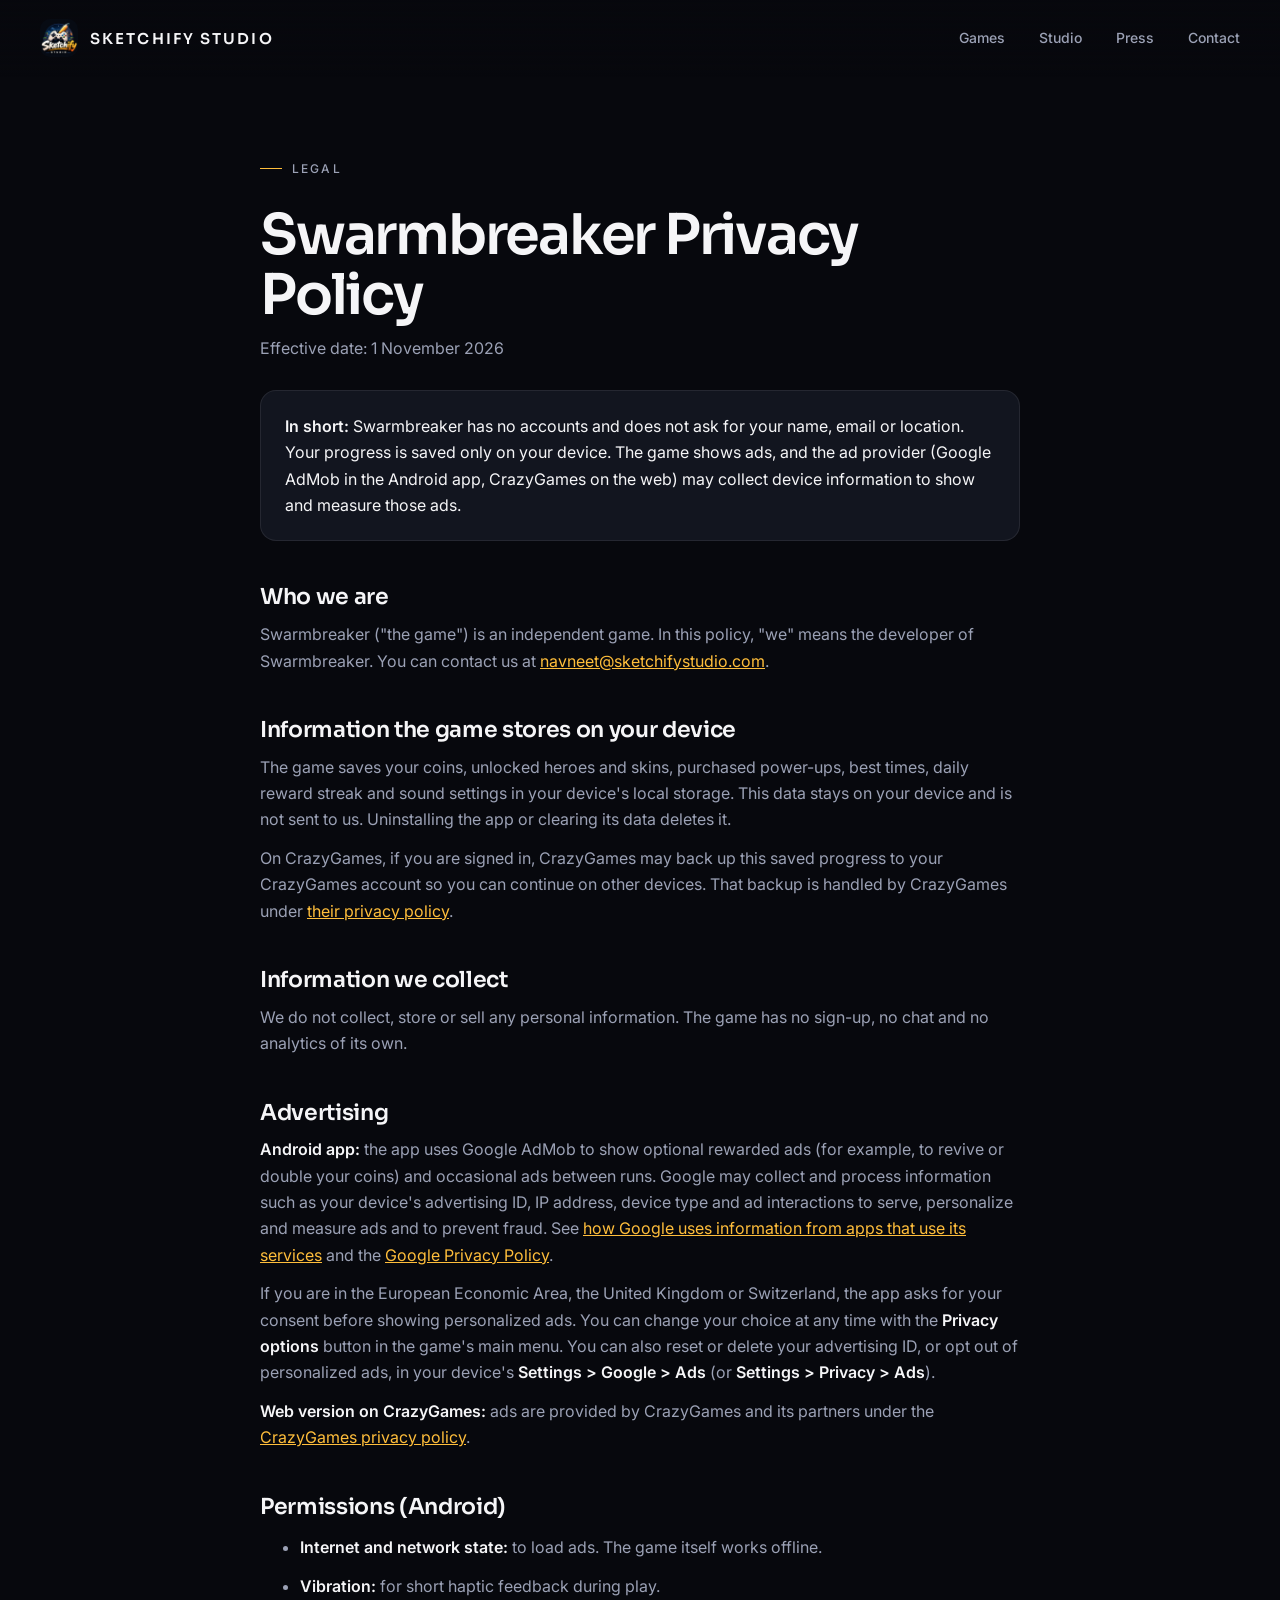
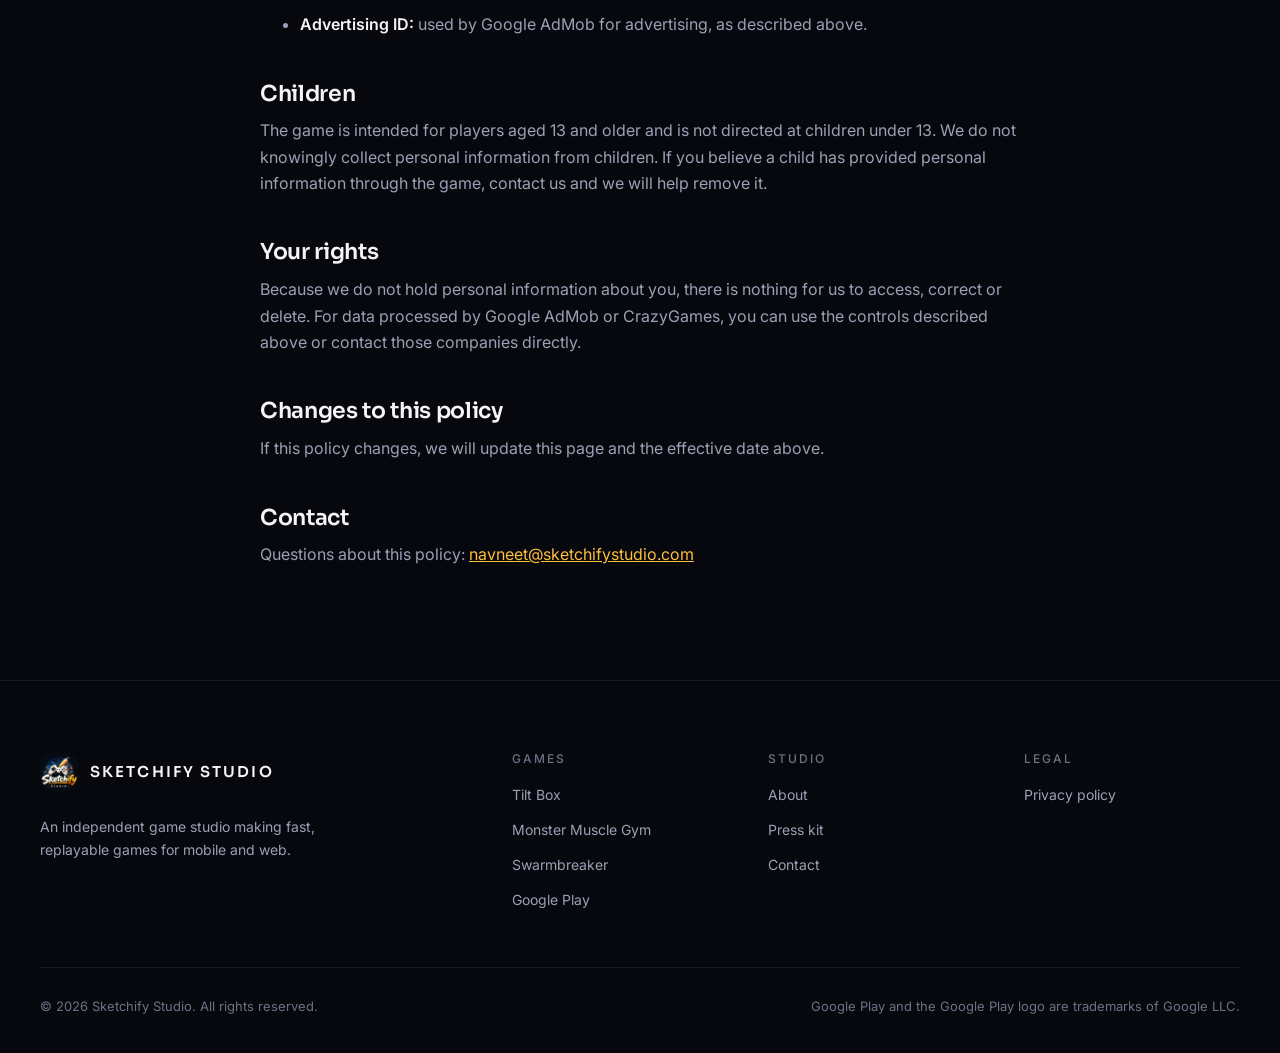
<file: swarmbreaker/privacy.html>
<!doctype html>
<html lang="en">
<head>
<meta charset="utf-8">
<meta name="viewport" content="width=device-width,initial-scale=1">
<title>Swarmbreaker Privacy Policy · Sketchify Studio</title>
<meta name="description" content="Privacy policy for Swarmbreaker: Horde Survivor by Sketchify Studio.">
<meta name="theme-color" content="#07080d">
<meta name="color-scheme" content="dark">
<link rel="icon" href="../favicon.png" type="image/png">
<link rel="preconnect" href="https://fonts.googleapis.com">
<link rel="preconnect" href="https://fonts.gstatic.com" crossorigin>
<link href="https://fonts.googleapis.com/css2?family=Inter:wght@400;500;600&family=Sora:wght@500;600;700&display=swap" rel="stylesheet">
<link rel="stylesheet" href="../assets/site.css">
</head>
<body>
<header class="header">
  <div class="wrap header__inner">
    <a class="brand" href="../" aria-label="Sketchify Studio, home">
      <img src="../assets/img/sketchify-logo.webp" alt="" width="38" height="38">
      <span>Sketchify Studio</span>
    </a>
    <nav class="nav" id="nav" aria-label="Main">
      <a href="../#games">Games</a>
      <a href="../#studio">Studio</a>
      <a href="../#press">Press</a>
      <a href="../#contact">Contact</a>
    </nav>
    <button class="menu-btn" aria-label="Open menu" aria-controls="nav" aria-expanded="false">
      <svg viewBox="0 0 24 24" fill="none" stroke="currentColor" stroke-width="1.8" stroke-linecap="round"><path d="M4 7h16M4 12h16M4 17h16"/></svg>
    </button>
  </div>
</header>
<main class="wrap doc" id="main">
  <p class="label">Legal</p>
  <h1>Swarmbreaker Privacy Policy</h1>
  <p class="muted">Effective date: 1 November 2026</p>

  <div class="card">
    <strong>In short:</strong> Swarmbreaker has no accounts and does not ask for your name, email or location.
    Your progress is saved only on your device. The game shows ads, and the ad provider
    (Google AdMob in the Android app, CrazyGames on the web) may collect device information to show and measure those ads.
  </div>

  <h2>Who we are</h2>
  <p>Swarmbreaker ("the game") is an independent game. In this policy, "we" means the developer of Swarmbreaker.
    You can contact us at <a href="mailto:navneet@sketchifystudio.com">navneet@sketchifystudio.com</a>.</p>

  <h2>Information the game stores on your device</h2>
  <p>The game saves your coins, unlocked heroes and skins, purchased power-ups, best times, daily reward streak and
    sound settings in your device's local storage. This data stays on your device and is not sent to us.
    Uninstalling the app or clearing its data deletes it.</p>
  <p>On CrazyGames, if you are signed in, CrazyGames may back up this saved progress to your CrazyGames account
    so you can continue on other devices. That backup is handled by CrazyGames under
    <a href="https://www.crazygames.com/privacy-policy">their privacy policy</a>.</p>

  <h2>Information we collect</h2>
  <p>We do not collect, store or sell any personal information. The game has no sign-up, no chat and no analytics of its own.</p>

  <h2>Advertising</h2>
  <p><strong>Android app:</strong> the app uses Google AdMob to show optional rewarded ads (for example, to revive or double your coins)
    and occasional ads between runs. Google may collect and process information such as your device's advertising ID,
    IP address, device type and ad interactions to serve, personalize and measure ads and to prevent fraud.
    See <a href="https://policies.google.com/technologies/partner-sites">how Google uses information from apps that use its services</a>
    and the <a href="https://policies.google.com/privacy">Google Privacy Policy</a>.</p>
  <p>If you are in the European Economic Area, the United Kingdom or Switzerland, the app asks for your consent before showing
    personalized ads. You can change your choice at any time with the <strong>Privacy options</strong> button in the game's main menu.
    You can also reset or delete your advertising ID, or opt out of personalized ads, in your device's
    <strong>Settings &gt; Google &gt; Ads</strong> (or <strong>Settings &gt; Privacy &gt; Ads</strong>).</p>
  <p><strong>Web version on CrazyGames:</strong> ads are provided by CrazyGames and its partners under the
    <a href="https://www.crazygames.com/privacy-policy">CrazyGames privacy policy</a>.</p>

  <h2>Permissions (Android)</h2>
  <ul>
    <li><strong>Internet and network state:</strong> to load ads. The game itself works offline.</li>
    <li><strong>Vibration:</strong> for short haptic feedback during play.</li>
    <li><strong>Advertising ID:</strong> used by Google AdMob for advertising, as described above.</li>
  </ul>

  <h2>Children</h2>
  <p>The game is intended for players aged 13 and older and is not directed at children under 13.
    We do not knowingly collect personal information from children. If you believe a child has provided personal information
    through the game, contact us and we will help remove it.</p>

  <h2>Your rights</h2>
  <p>Because we do not hold personal information about you, there is nothing for us to access, correct or delete.
    For data processed by Google AdMob or CrazyGames, you can use the controls described above or contact those companies directly.</p>

  <h2>Changes to this policy</h2>
  <p>If this policy changes, we will update this page and the effective date above.</p>

  <h2>Contact</h2>
  <p>Questions about this policy: <a href="mailto:navneet@sketchifystudio.com">navneet@sketchifystudio.com</a></p>
</main>
<footer class="footer">
  <div class="wrap">
    <div class="footer__top">
      <div>
        <a class="brand" href="../"><img src="../assets/img/sketchify-logo.webp" alt="" width="38" height="38"><span>Sketchify Studio</span></a>
        <p>An independent game studio making fast, replayable games for mobile and web.</p>
      </div>
      <div><h4>Games</h4><ul><li><a href="../tilt-box/">Tilt Box</a></li><li><a href="../monster-gym/">Monster Muscle Gym</a></li><li><a href="./">Swarmbreaker</a></li><li><a href="https://play.google.com/store/apps/details?id=com.navneet.swarmbreaker" target="_blank" rel="noopener">Google Play</a></li></ul></div>
      <div><h4>Studio</h4><ul><li><a href="../#studio">About</a></li><li><a href="../#press">Press kit</a></li><li><a href="../#contact">Contact</a></li></ul></div>
      <div><h4>Legal</h4><ul><li><a href="privacy.html">Privacy policy</a></li></ul></div>
    </div>
    <div class="footer__bottom">
      <span>© <span data-year>2026</span> Sketchify Studio. All rights reserved.</span>
      <span>Google Play and the Google Play logo are trademarks of Google LLC.</span>
    </div>
  </div>
</footer>
<script src="../assets/site.js"></script>
</body>
</html>
</file>
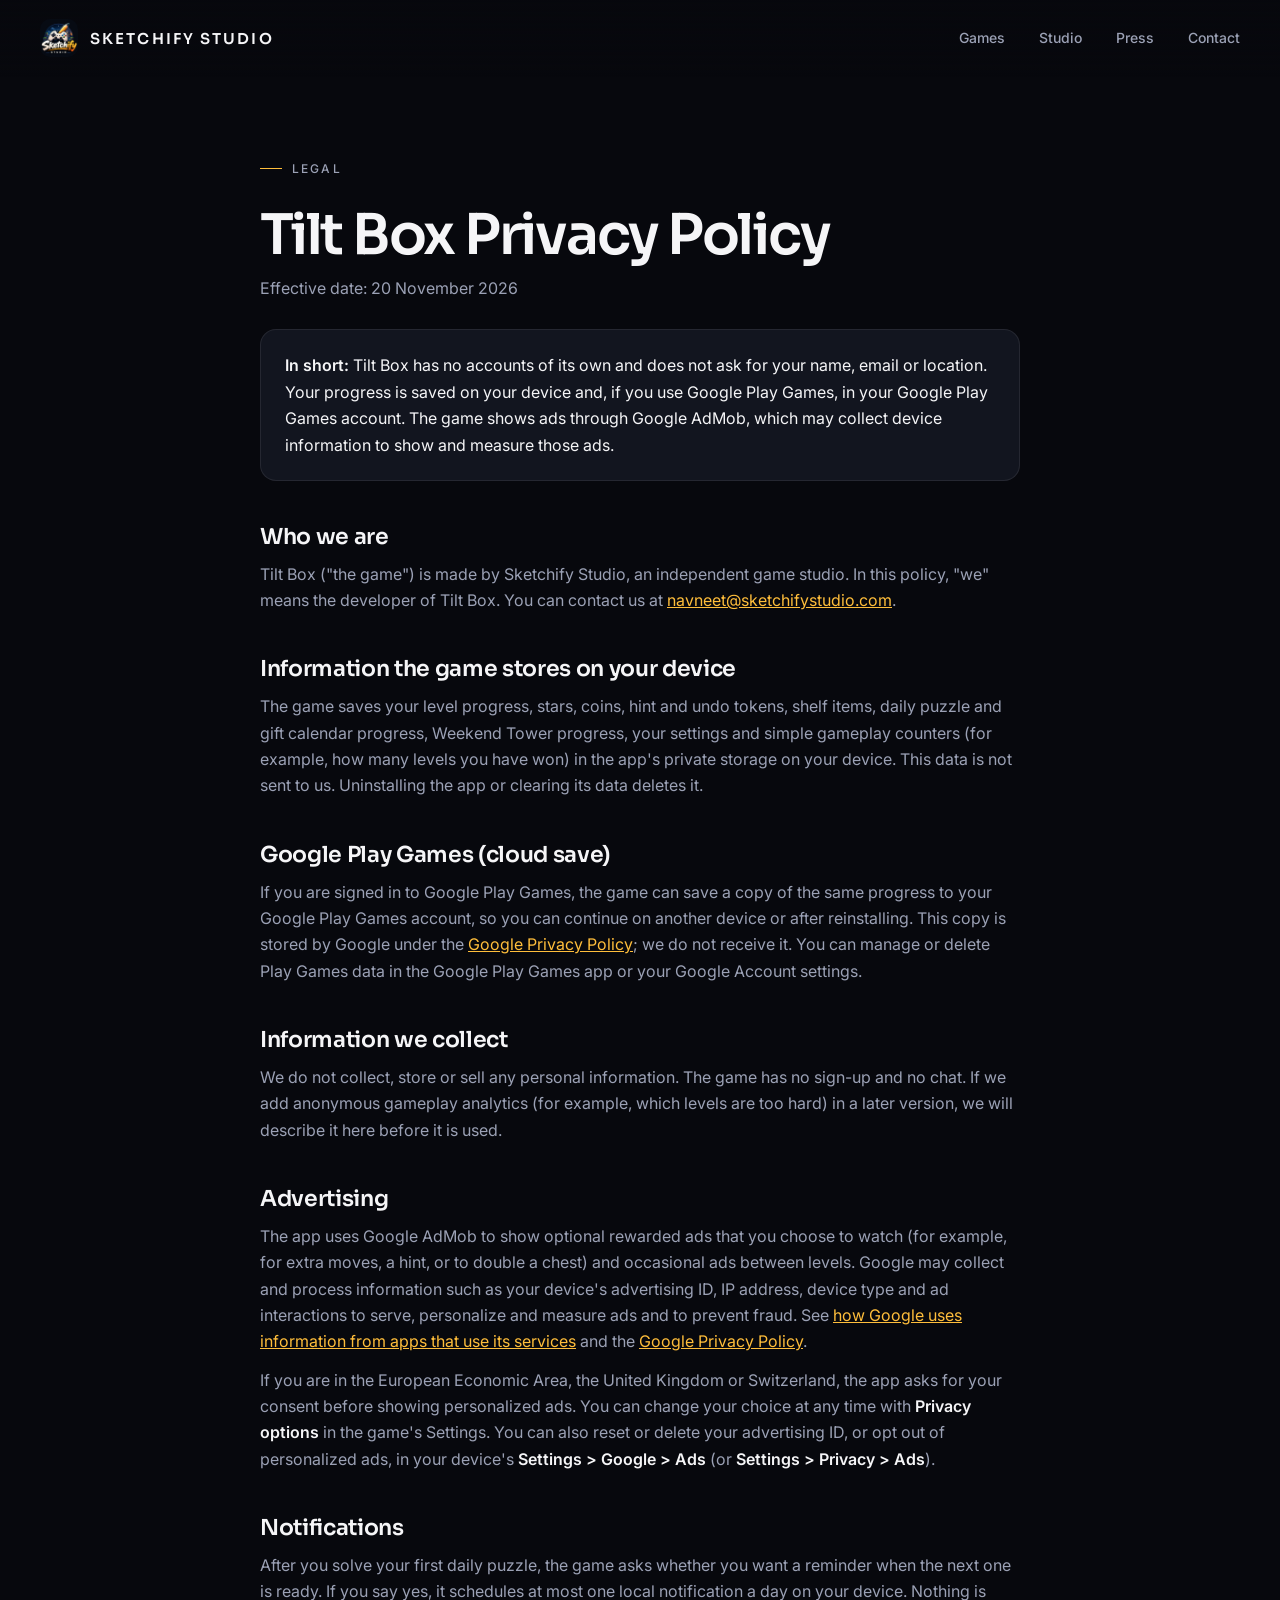
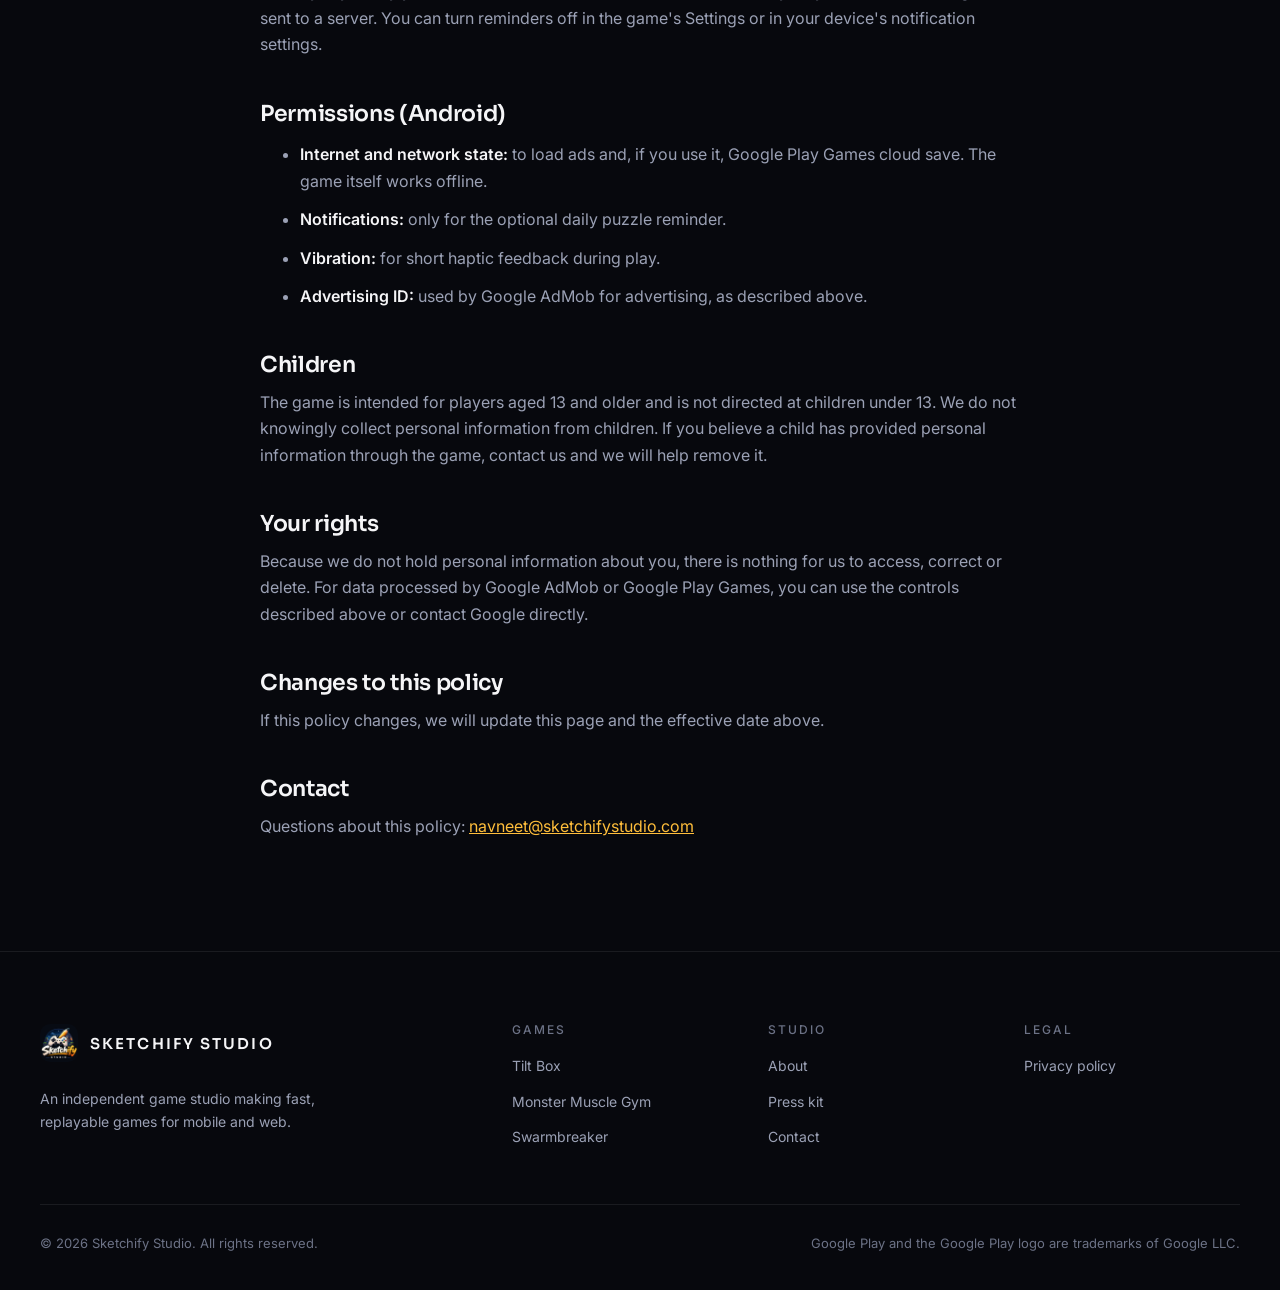
<file: tilt-box/privacy.html>
<!doctype html>
<html lang="en">
<head>
<meta charset="utf-8">
<meta name="viewport" content="width=device-width,initial-scale=1">
<title>Tilt Box Privacy Policy · Sketchify Studio</title>
<meta name="description" content="Privacy policy for Tilt Box by Sketchify Studio.">
<meta name="theme-color" content="#07080d">
<meta name="color-scheme" content="dark">
<link rel="icon" href="../favicon.png" type="image/png">
<link rel="preconnect" href="https://fonts.googleapis.com">
<link rel="preconnect" href="https://fonts.gstatic.com" crossorigin>
<link href="https://fonts.googleapis.com/css2?family=Inter:wght@400;500;600&family=Sora:wght@500;600;700&display=swap" rel="stylesheet">
<link rel="stylesheet" href="../assets/site.css">
</head>
<body>
<header class="header">
  <div class="wrap header__inner">
    <a class="brand" href="../" aria-label="Sketchify Studio, home">
      <img src="../assets/img/sketchify-logo.webp" alt="" width="38" height="38">
      <span>Sketchify Studio</span>
    </a>
    <nav class="nav" id="nav" aria-label="Main">
      <a href="../#games">Games</a>
      <a href="../#studio">Studio</a>
      <a href="../#press">Press</a>
      <a href="../#contact">Contact</a>
    </nav>
    <button class="menu-btn" aria-label="Open menu" aria-controls="nav" aria-expanded="false">
      <svg viewBox="0 0 24 24" fill="none" stroke="currentColor" stroke-width="1.8" stroke-linecap="round"><path d="M4 7h16M4 12h16M4 17h16"/></svg>
    </button>
  </div>
</header>
<main class="wrap doc" id="main">
  <p class="label">Legal</p>
  <h1>Tilt Box Privacy Policy</h1>
  <p class="muted">Effective date: 20 November 2026</p>

  <div class="card">
    <strong>In short:</strong> Tilt Box has no accounts of its own and does not ask for your name, email or location.
    Your progress is saved on your device and, if you use Google Play Games, in your Google Play Games account. The game
    shows ads through Google AdMob, which may collect device information to show and measure those ads.
  </div>

  <h2>Who we are</h2>
  <p>Tilt Box ("the game") is made by Sketchify Studio, an independent game studio. In this policy, "we" means
    the developer of Tilt Box. You can contact us at <a href="mailto:navneet@sketchifystudio.com">navneet@sketchifystudio.com</a>.</p>

  <h2>Information the game stores on your device</h2>
  <p>The game saves your level progress, stars, coins, hint and undo tokens, shelf items, daily puzzle and gift calendar
    progress, Weekend Tower progress, your settings and simple gameplay counters (for example, how many levels you have won)
    in the app's private storage on your device. This data is not sent to us. Uninstalling the app or clearing its data
    deletes it.</p>

  <h2>Google Play Games (cloud save)</h2>
  <p>If you are signed in to Google Play Games, the game can save a copy of the same progress to your Google Play Games
    account, so you can continue on another device or after reinstalling. This copy is stored by Google under the
    <a href="https://policies.google.com/privacy">Google Privacy Policy</a>; we do not receive it. You can manage or delete
    Play Games data in the Google Play Games app or your Google Account settings.</p>

  <h2>Information we collect</h2>
  <p>We do not collect, store or sell any personal information. The game has no sign-up and no chat. If we add anonymous
    gameplay analytics (for example, which levels are too hard) in a later version, we will describe it here before it is used.</p>

  <h2>Advertising</h2>
  <p>The app uses Google AdMob to show optional rewarded ads that you choose to watch (for example, for extra moves, a hint,
    or to double a chest) and occasional ads between levels. Google may collect and process information such as your
    device's advertising ID, IP address, device type and ad interactions to serve, personalize and measure ads and to prevent
    fraud. See <a href="https://policies.google.com/technologies/partner-sites">how Google uses information from apps that use its services</a>
    and the <a href="https://policies.google.com/privacy">Google Privacy Policy</a>.</p>
  <p>If you are in the European Economic Area, the United Kingdom or Switzerland, the app asks for your consent before showing
    personalized ads. You can change your choice at any time with <strong>Privacy options</strong> in the game's Settings.
    You can also reset or delete your advertising ID, or opt out of personalized ads, in your device's
    <strong>Settings &gt; Google &gt; Ads</strong> (or <strong>Settings &gt; Privacy &gt; Ads</strong>).</p>

  <h2>Notifications</h2>
  <p>After you solve your first daily puzzle, the game asks whether you want a reminder when the next one is ready. If you
    say yes, it schedules at most one local notification a day on your device. Nothing is sent to a server. You can turn
    reminders off in the game's Settings or in your device's notification settings.</p>

  <h2>Permissions (Android)</h2>
  <ul>
    <li><strong>Internet and network state:</strong> to load ads and, if you use it, Google Play Games cloud save. The game itself works offline.</li>
    <li><strong>Notifications:</strong> only for the optional daily puzzle reminder.</li>
    <li><strong>Vibration:</strong> for short haptic feedback during play.</li>
    <li><strong>Advertising ID:</strong> used by Google AdMob for advertising, as described above.</li>
  </ul>

  <h2>Children</h2>
  <p>The game is intended for players aged 13 and older and is not directed at children under 13.
    We do not knowingly collect personal information from children. If you believe a child has provided personal information
    through the game, contact us and we will help remove it.</p>

  <h2>Your rights</h2>
  <p>Because we do not hold personal information about you, there is nothing for us to access, correct or delete.
    For data processed by Google AdMob or Google Play Games, you can use the controls described above or contact Google directly.</p>

  <h2>Changes to this policy</h2>
  <p>If this policy changes, we will update this page and the effective date above.</p>

  <h2>Contact</h2>
  <p>Questions about this policy: <a href="mailto:navneet@sketchifystudio.com">navneet@sketchifystudio.com</a></p>
</main>
<footer class="footer">
  <div class="wrap">
    <div class="footer__top">
      <div>
        <a class="brand" href="../"><img src="../assets/img/sketchify-logo.webp" alt="" width="38" height="38"><span>Sketchify Studio</span></a>
        <p>An independent game studio making fast, replayable games for mobile and web.</p>
      </div>
      <div><h4>Games</h4><ul><li><a href="./">Tilt Box</a></li><li><a href="../monster-gym/">Monster Muscle Gym</a></li><li><a href="../swarmbreaker/">Swarmbreaker</a></li></ul></div>
      <div><h4>Studio</h4><ul><li><a href="../#studio">About</a></li><li><a href="../#press">Press kit</a></li><li><a href="../#contact">Contact</a></li></ul></div>
      <div><h4>Legal</h4><ul><li><a href="privacy.html">Privacy policy</a></li></ul></div>
    </div>
    <div class="footer__bottom">
      <span>© <span data-year>2026</span> Sketchify Studio. All rights reserved.</span>
      <span>Google Play and the Google Play logo are trademarks of Google LLC.</span>
    </div>
  </div>
</footer>
<script src="../assets/site.js"></script>
</body>
</html>
</file>
<file: assets/site.css>
/* Sketchify Studio · site styles
   Palette drawn from the logo: night ink, pencil gold. */
:root {
  --bg: #07080d;
  --bg-2: #0d0f18;
  --surface: #12151f;
  --surface-2: #181c29;
  --line: rgba(255, 255, 255, .08);
  --line-strong: rgba(255, 255, 255, .16);
  --text: #f5f5f7;
  --muted: #9ba1b5;
  --dim: #6c7286;
  --accent: #ffbe3b;
  --accent-2: #ff9a2e;
  --ok: #3fd07a;
  --radius: 20px;
  --head: "Sora", system-ui, sans-serif;
  --body: "Inter", system-ui, -apple-system, "Segoe UI", sans-serif;
  --ease: cubic-bezier(.2, .7, .2, 1);
}

*, *::before, *::after { box-sizing: border-box; }
html { scroll-behavior: smooth; scroll-padding-top: 80px; }
body { margin: 0; background: var(--bg); color: var(--text); font: 16px/1.65 var(--body); -webkit-font-smoothing: antialiased; text-rendering: optimizeLegibility; overflow-x: hidden; }
img, video { display: block; max-width: 100%; }
a { color: inherit; }
p { margin: 0; }
h1, h2, h3, h4 { font-family: var(--head); font-weight: 600; line-height: 1.08; letter-spacing: -.025em; margin: 0; }
h1 { font-size: clamp(42px, 7vw, 88px); letter-spacing: -.04em; }
h2 { font-size: clamp(32px, 4.6vw, 54px); letter-spacing: -.035em; }
h3 { font-size: clamp(20px, 2vw, 24px); }
::selection { background: var(--accent); color: #111; }
:focus-visible { outline: 2px solid var(--accent); outline-offset: 3px; border-radius: 6px; }

.wrap { width: min(1200px, 100% - 40px); margin-inline: auto; }
.muted { color: var(--muted); }
.lead { font-size: clamp(17px, 1.6vw, 20px); line-height: 1.6; color: var(--muted); max-width: 58ch; }
.label { display: inline-flex; align-items: center; gap: 10px; font: 500 12px/1 var(--body); letter-spacing: .18em; text-transform: uppercase; color: var(--muted); }
.label::before { content: ""; width: 22px; height: 1px; background: var(--accent); }
.accent { color: var(--accent); }
.skip { position: absolute; left: -999px; top: 10px; z-index: 100; background: var(--accent); color: #111; padding: 8px 14px; border-radius: 8px; }
.skip:focus { left: 10px; }

/* ---------- Buttons ---------- */
.btn { display: inline-flex; align-items: center; justify-content: center; gap: 10px; height: 50px; padding: 0 24px; border-radius: 999px; font: 600 15px/1 var(--body); text-decoration: none; border: 1px solid transparent; cursor: pointer; white-space: nowrap; transition: background .2s var(--ease), border-color .2s var(--ease), transform .2s var(--ease), color .2s; }
.btn svg { width: 18px; height: 18px; flex: none; }
.btn--primary { background: var(--accent); color: #14100a; }
.btn--primary:hover { background: #ffcb5e; transform: translateY(-1px); }
.btn--outline { border-color: var(--line-strong); color: var(--text); }
.btn--outline:hover { border-color: var(--text); }
.btn--sm { height: 40px; padding: 0 18px; font-size: 14px; }
.btn--text { padding: 0; height: auto; color: var(--text); gap: 8px; }
.btn--text svg { transition: transform .2s var(--ease); }
.btn--text:hover svg { transform: translateX(4px); }

/* Store badge (black, as store badges usually are) */
.store { display: inline-flex; align-items: center; gap: 12px; height: 56px; padding: 0 22px 0 18px; border-radius: 14px; background: #000; border: 1px solid rgba(255, 255, 255, .28); color: #fff; text-decoration: none; transition: border-color .2s, transform .2s var(--ease); }
.store:hover { border-color: #fff; transform: translateY(-1px); }
.store svg { width: 28px; height: 28px; }
.store span { display: flex; flex-direction: column; font: 600 19px/1.05 var(--body); letter-spacing: -.01em; }
.store small { font: 500 10px/1.3 var(--body); letter-spacing: .08em; text-transform: uppercase; opacity: .85; }

/* ---------- Header ---------- */
.header { position: fixed; inset: 0 0 auto; z-index: 50; background: linear-gradient(180deg, rgba(7, 8, 13, .9), rgba(7, 8, 13, 0)); transition: background .3s, border-color .3s, backdrop-filter .3s; border-bottom: 1px solid transparent; }
.header.is-scrolled { background: rgba(7, 8, 13, .82); backdrop-filter: saturate(160%) blur(16px); -webkit-backdrop-filter: saturate(160%) blur(16px); border-color: var(--line); }
.header__inner { display: flex; align-items: center; height: 76px; gap: 32px; }
.brand { display: inline-flex; align-items: center; gap: 12px; text-decoration: none; }
.brand img { width: 38px; height: 38px; border-radius: 10px; }
.brand span { font: 600 15px/1 var(--head); letter-spacing: .14em; text-transform: uppercase; }
.nav { display: flex; gap: 34px; margin-left: auto; }
.nav a { position: relative; text-decoration: none; font-size: 14px; font-weight: 500; color: var(--muted); transition: color .2s; }
.nav a:hover, .nav a[aria-current] { color: var(--text); }
.nav a[aria-current]::after { content: ""; position: absolute; left: 0; right: 0; bottom: -6px; height: 1px; background: var(--accent); }
.menu-btn { display: none; margin-left: auto; width: 44px; height: 44px; border-radius: 12px; border: 1px solid var(--line-strong); background: transparent; color: var(--text); cursor: pointer; }
.menu-btn svg { width: 20px; height: 20px; margin: auto; }

/* ---------- Hero ---------- */
.hero { position: relative; padding: 170px 0 0; isolation: isolate; }
.hero::before { content: ""; position: absolute; inset: 0 0 30%; z-index: -1; background: radial-gradient(800px 420px at 85% 0%, rgba(255, 190, 59, .10), transparent 70%), radial-gradient(700px 400px at 0% 10%, rgba(70, 120, 255, .10), transparent 70%); }
.hero__grid { display: grid; grid-template-columns: 1.35fr 1fr; gap: 48px; align-items: end; }
.hero h1 { margin-top: 26px; }
.hero__side { display: grid; gap: 28px; padding-bottom: 10px; }
.hero__actions { display: flex; flex-wrap: wrap; align-items: center; gap: 24px; }

/* Featured banner */
.feature { position: relative; display: block; margin-top: 72px; border-radius: 28px; overflow: hidden; border: 1px solid var(--line); min-height: clamp(420px, 52vw, 620px); text-decoration: none; isolation: isolate; }
.feature { background: radial-gradient(700px 500px at 80% 50%, rgba(124, 92, 255, .22), transparent 70%), linear-gradient(135deg, #0f1020, #15122a); }
.feature__art { position: absolute; top: 0; right: 0; bottom: 0; z-index: -1; width: 60%; height: 100%; object-fit: cover; object-position: center; -webkit-mask-image: linear-gradient(90deg, transparent 0%, #000 35%); mask-image: linear-gradient(90deg, transparent 0%, #000 35%); transition: transform 1.2s var(--ease); }
.feature:hover .feature__art { transform: scale(1.025); }
.feature__body { position: absolute; left: clamp(24px, 5vw, 64px); top: 50%; transform: translateY(-50%); width: min(500px, 46%); display: grid; gap: 18px; }
.feature__body h2 { font-size: clamp(32px, 4.4vw, 56px); }
.feature__actions { display: flex; flex-wrap: wrap; gap: 14px; margin-top: 8px; }
.pill { display: inline-flex; align-items: center; gap: 8px; width: fit-content; padding: 7px 12px; border-radius: 999px; background: rgba(255, 255, 255, .08); border: 1px solid var(--line-strong); backdrop-filter: blur(8px); font-size: 12px; font-weight: 500; letter-spacing: .04em; }
.pill i { width: 7px; height: 7px; border-radius: 50%; background: var(--ok); box-shadow: 0 0 0 3px rgba(63, 208, 122, .2); }

/* Facts strip */
.facts { display: grid; grid-template-columns: repeat(4, 1fr); border-block: 1px solid var(--line); margin-top: 96px; }
.facts div { padding: 30px 28px; border-left: 1px solid var(--line); }
.facts div:first-child { border-left: 0; padding-left: 0; }
.facts dt { font-size: 12px; letter-spacing: .14em; text-transform: uppercase; color: var(--dim); margin-bottom: 10px; }
.facts dd { margin: 0; font: 600 20px/1.3 var(--head); letter-spacing: -.01em; }

/* ---------- Sections ---------- */
.section { padding: clamp(80px, 11vw, 140px) 0; }
.section--alt { background: var(--bg-2); border-block: 1px solid var(--line); }
.section__head { display: flex; justify-content: space-between; align-items: end; gap: 32px; margin-bottom: 48px; }
.section__head h2 { margin-top: 18px; }
.section__head .lead { margin-top: 18px; }

/* Games grid */
.games { display: grid; grid-template-columns: 1.6fr 1fr; gap: 20px; }
.games--3 { grid-template-columns: repeat(3, 1fr); }
.card { position: relative; display: flex; flex-direction: column; border-radius: var(--radius); background: var(--surface); border: 1px solid var(--line); overflow: hidden; text-decoration: none; transition: border-color .25s, transform .35s var(--ease); }
a.card:hover { border-color: var(--line-strong); transform: translateY(-4px); }
.card__media { aspect-ratio: 16 / 9; overflow: hidden; background: #000; }
.card__media img { width: 100%; height: 100%; object-fit: cover; transition: transform .8s var(--ease); }
a.card:hover .card__media img { transform: scale(1.04); }
.card__body { padding: 26px 28px 28px; display: grid; gap: 12px; }
.card__meta { display: flex; flex-wrap: wrap; gap: 8px; }
.chip { font-size: 12px; font-weight: 500; color: var(--muted); padding: 5px 10px; border-radius: 999px; border: 1px solid var(--line); }
.card__foot { display: flex; justify-content: space-between; align-items: center; margin-top: 8px; padding-top: 18px; border-top: 1px solid var(--line); font-size: 14px; font-weight: 500; }
.card--soon { justify-content: center; align-items: flex-start; padding: 36px; gap: 16px; background: repeating-linear-gradient(135deg, transparent 0 14px, rgba(255, 255, 255, .018) 14px 28px), var(--surface); }
.card--soon .icon-box { margin-bottom: 8px; }

/* Studio */
.split { display: grid; grid-template-columns: 1fr 1fr; gap: clamp(40px, 7vw, 96px); align-items: start; }
.split h2 { margin-top: 18px; }
.principles { list-style: none; padding: 0; margin: 0; display: grid; }
.principles li { display: grid; grid-template-columns: 56px 1fr; gap: 20px; padding: 28px 0; border-top: 1px solid var(--line); }
.principles li:last-child { border-bottom: 1px solid var(--line); }
.principles h3 { font-size: 19px; margin-bottom: 6px; }
.principles p { color: var(--muted); font-size: 15px; }
.icon-box { display: grid; place-items: center; width: 48px; height: 48px; border-radius: 14px; background: rgba(255, 190, 59, .08); border: 1px solid rgba(255, 190, 59, .2); color: var(--accent); }
.icon-box svg { width: 22px; height: 22px; }

/* Press */
.press { display: grid; grid-template-columns: 1.1fr 1fr; gap: 20px; }
.press__panel { padding: clamp(28px, 4vw, 48px); border-radius: var(--radius); background: var(--surface); border: 1px solid var(--line); display: grid; gap: 22px; align-content: start; }
.press__list { list-style: none; padding: 0; margin: 0; display: grid; }
.press__list li { display: flex; justify-content: space-between; gap: 16px; padding: 14px 0; border-bottom: 1px solid var(--line); font-size: 15px; }
.press__list li:first-child { padding-top: 0; }
.press__list li span:first-child { color: var(--muted); }
.press__list li span:last-child { text-align: right; }

/* Contact */
.contact { display: grid; grid-template-columns: 1fr 1fr; gap: clamp(40px, 7vw, 96px); }
.contact h2 { font-size: clamp(44px, 7vw, 84px); margin-top: 18px; }
.contact__rows { display: grid; }
.contact__row { display: flex; justify-content: space-between; align-items: center; gap: 20px; padding: 26px 0; border-top: 1px solid var(--line); text-decoration: none; transition: padding .25s var(--ease); }
.contact__row:last-child { border-bottom: 1px solid var(--line); }
.contact__row:hover { padding-left: 10px; }
.contact__row h3 { font-size: 20px; margin-bottom: 4px; }
.contact__row p { color: var(--muted); font-size: 14px; }
.contact__row svg { width: 22px; height: 22px; flex: none; color: var(--accent); transition: transform .25s var(--ease); }
.contact__row:hover svg { transform: translate(3px, -3px); }

/* ---------- Footer ---------- */
.footer { border-top: 1px solid var(--line); padding: 72px 0 36px; font-size: 14px; }
.footer__top { display: grid; grid-template-columns: 2fr 1fr 1fr 1fr; gap: 40px; padding-bottom: 56px; }
.footer__top p { color: var(--muted); max-width: 34ch; margin-top: 18px; }
.footer h4 { font: 500 12px/1 var(--body); letter-spacing: .16em; text-transform: uppercase; color: var(--dim); margin-bottom: 18px; }
.footer ul { list-style: none; padding: 0; margin: 0; display: grid; gap: 12px; }
.footer ul a { color: var(--muted); text-decoration: none; transition: color .2s; }
.footer ul a:hover { color: var(--text); }
.footer__bottom { display: flex; flex-wrap: wrap; justify-content: space-between; gap: 12px; padding-top: 28px; border-top: 1px solid var(--line); color: var(--dim); font-size: 13px; }

/* ---------- Game page ---------- */
.game-hero { position: relative; min-height: min(92vh, 860px); display: flex; align-items: flex-end; padding: 140px 0 72px; isolation: isolate; overflow: hidden; }
.game-hero { background: radial-gradient(900px 600px at 80% 40%, rgba(124, 92, 255, .2), transparent 70%); }
.game-hero__art { position: absolute; top: 0; right: 0; bottom: 0; z-index: -2; width: 58%; height: 100%; object-fit: cover; object-position: center; -webkit-mask-image: linear-gradient(90deg, transparent 0%, #000 35%); mask-image: linear-gradient(90deg, transparent 0%, #000 35%); }
.game-hero::after { content: ""; position: absolute; inset: 0; z-index: -1; background: linear-gradient(0deg, var(--bg) 0%, transparent 30%); }
.game-hero__body { max-width: 600px; display: grid; gap: 22px; }
.game-hero__title { display: flex; align-items: center; gap: 20px; }
.game-hero__title img { width: 84px; height: 84px; border-radius: 20px; box-shadow: 0 10px 30px rgba(0, 0, 0, .5); }
.game-hero h1 { font-size: clamp(40px, 6vw, 76px); }
.game-hero__actions { display: flex; flex-wrap: wrap; align-items: center; gap: 16px; margin-top: 6px; }
.trailer { border-radius: 24px; overflow: hidden; border: 1px solid var(--line); background: #000; aspect-ratio: 16 / 9; }
.trailer video { width: 100%; height: 100%; object-fit: cover; }
.feature-list { list-style: none; margin: 0; padding: 0; display: grid; grid-template-columns: 1fr 1fr; gap: 1px; background: var(--line); border: 1px solid var(--line); border-radius: var(--radius); overflow: hidden; }
.feature-list li { background: var(--surface); padding: 26px; display: grid; gap: 6px; }
.feature-list b { font: 600 17px/1.3 var(--head); }
.feature-list span { color: var(--muted); font-size: 15px; }
.specs { display: grid; grid-template-columns: repeat(3, 1fr); gap: 0; border-top: 1px solid var(--line); }
.specs div { padding: 22px 0; border-bottom: 1px solid var(--line); }
.specs dt { font-size: 12px; letter-spacing: .14em; text-transform: uppercase; color: var(--dim); margin-bottom: 6px; }
.specs dd { margin: 0; font-weight: 500; }
.gallery { display: grid; grid-template-columns: repeat(3, 1fr); gap: 16px; }
.shot { padding: 0; border: 1px solid var(--line); border-radius: 16px; overflow: hidden; cursor: zoom-in; background: var(--surface); }
.shot img { width: 100%; height: auto; aspect-ratio: 16 / 9; object-fit: cover; transition: transform .6s var(--ease); }
.shot:hover img { transform: scale(1.04); }
.cta-band { position: relative; border-radius: 28px; overflow: hidden; padding: clamp(40px, 6vw, 80px); border: 1px solid var(--line); background: radial-gradient(600px 300px at 100% 100%, rgba(255, 190, 59, .14), transparent 70%), var(--surface); display: flex; justify-content: space-between; align-items: center; gap: 32px; flex-wrap: wrap; }
.cta-band h2 { font-size: clamp(30px, 4vw, 48px); max-width: 16ch; }

/* Lightbox */
.lightbox { padding: 0; border: 0; background: transparent; max-width: min(1280px, 94vw); overflow: visible; }
.lightbox::backdrop { background: rgba(4, 5, 9, .92); backdrop-filter: blur(4px); }
.lightbox img { border-radius: 14px; width: 100%; height: auto; }
.lightbox__close { position: absolute; top: -52px; right: 0; width: 42px; height: 42px; border-radius: 50%; border: 1px solid var(--line-strong); background: transparent; color: #fff; font-size: 22px; cursor: pointer; }

/* Document pages (privacy) */
.doc { max-width: 760px; padding: 150px 0 100px; }
.doc h1 { font-size: clamp(36px, 5vw, 56px); margin: 18px 0 10px; }
.doc h2 { font-size: 22px; letter-spacing: -.015em; margin: 44px 0 12px; }
.doc p, .doc li { color: var(--muted); margin-bottom: 12px; }
.doc strong { color: var(--text); font-weight: 600; }
.doc a { color: var(--accent); }
.doc .card { display: block; background: var(--surface); border: 1px solid var(--line); border-radius: 16px; padding: 22px 24px; margin-top: 28px; color: var(--text); }

/* Reveal on scroll */
.reveal { opacity: 0; transform: translateY(24px); transition: opacity .9s var(--ease), transform .9s var(--ease); }
.reveal.is-in { opacity: 1; transform: none; }

/* ---------- Responsive ---------- */
@media (max-width: 960px) {
  .hero__grid, .split, .contact, .press, .games { grid-template-columns: 1fr; }
  .facts { grid-template-columns: 1fr 1fr; }
  .facts div:nth-child(3) { border-left: 0; padding-left: 0; }
  .facts div:nth-child(n+3) { border-top: 1px solid var(--line); }
  .footer__top { grid-template-columns: 1fr 1fr 1fr; }
  .footer__top > :first-child { grid-column: 1 / -1; }
  .section__head { flex-direction: column; align-items: flex-start; }
}
@media (max-width: 760px) {
  .nav { display: none; position: absolute; top: 76px; left: 0; right: 0; flex-direction: column; gap: 0; padding: 8px 20px 20px; background: var(--bg); border-bottom: 1px solid var(--line); }
  .nav.is-open { display: flex; }
  .nav a { padding: 14px 0; font-size: 16px; border-bottom: 1px solid var(--line); }
  .nav a[aria-current]::after { display: none; }
  .menu-btn { display: grid; }
  .header .btn--sm { display: none; }
  .header { background: rgba(7, 8, 13, .9); backdrop-filter: blur(14px); -webkit-backdrop-filter: blur(14px); border-color: var(--line); }
  .hero { padding-top: 130px; }
  .feature { margin-top: 48px; min-height: 0; display: flex; flex-direction: column; }
  .feature__art { position: relative; width: 100%; height: auto; aspect-ratio: 1 / .85; object-position: center 30%; -webkit-mask-image: linear-gradient(0deg, transparent 0%, #000 35%); mask-image: linear-gradient(0deg, transparent 0%, #000 35%); }
  .feature__body { position: relative; left: auto; top: auto; transform: none; width: auto; padding: 0 22px 28px; margin-top: -40px; }
  .facts { margin-top: 64px; }
  .facts div { padding: 22px 16px; }
  .gallery { grid-template-columns: 1fr 1fr; gap: 10px; }
  .feature-list, .specs { grid-template-columns: 1fr; }
  .game-hero { padding-top: 110px; min-height: 0; }
  .game-hero__art { width: 100%; height: 52vh; bottom: auto; object-position: center 30%; -webkit-mask-image: linear-gradient(0deg, transparent 0%, #000 40%); mask-image: linear-gradient(0deg, transparent 0%, #000 40%); }
  .game-hero::after { display: none; }
  .game-hero__body { padding-top: 32vh; }
  .footer__top { grid-template-columns: 1fr 1fr; }
}
@media (prefers-reduced-motion: reduce) {
  html { scroll-behavior: auto; }
  *, *::before, *::after { transition: none !important; animation: none !important; }
  .reveal { opacity: 1; transform: none; }
}
</file>
